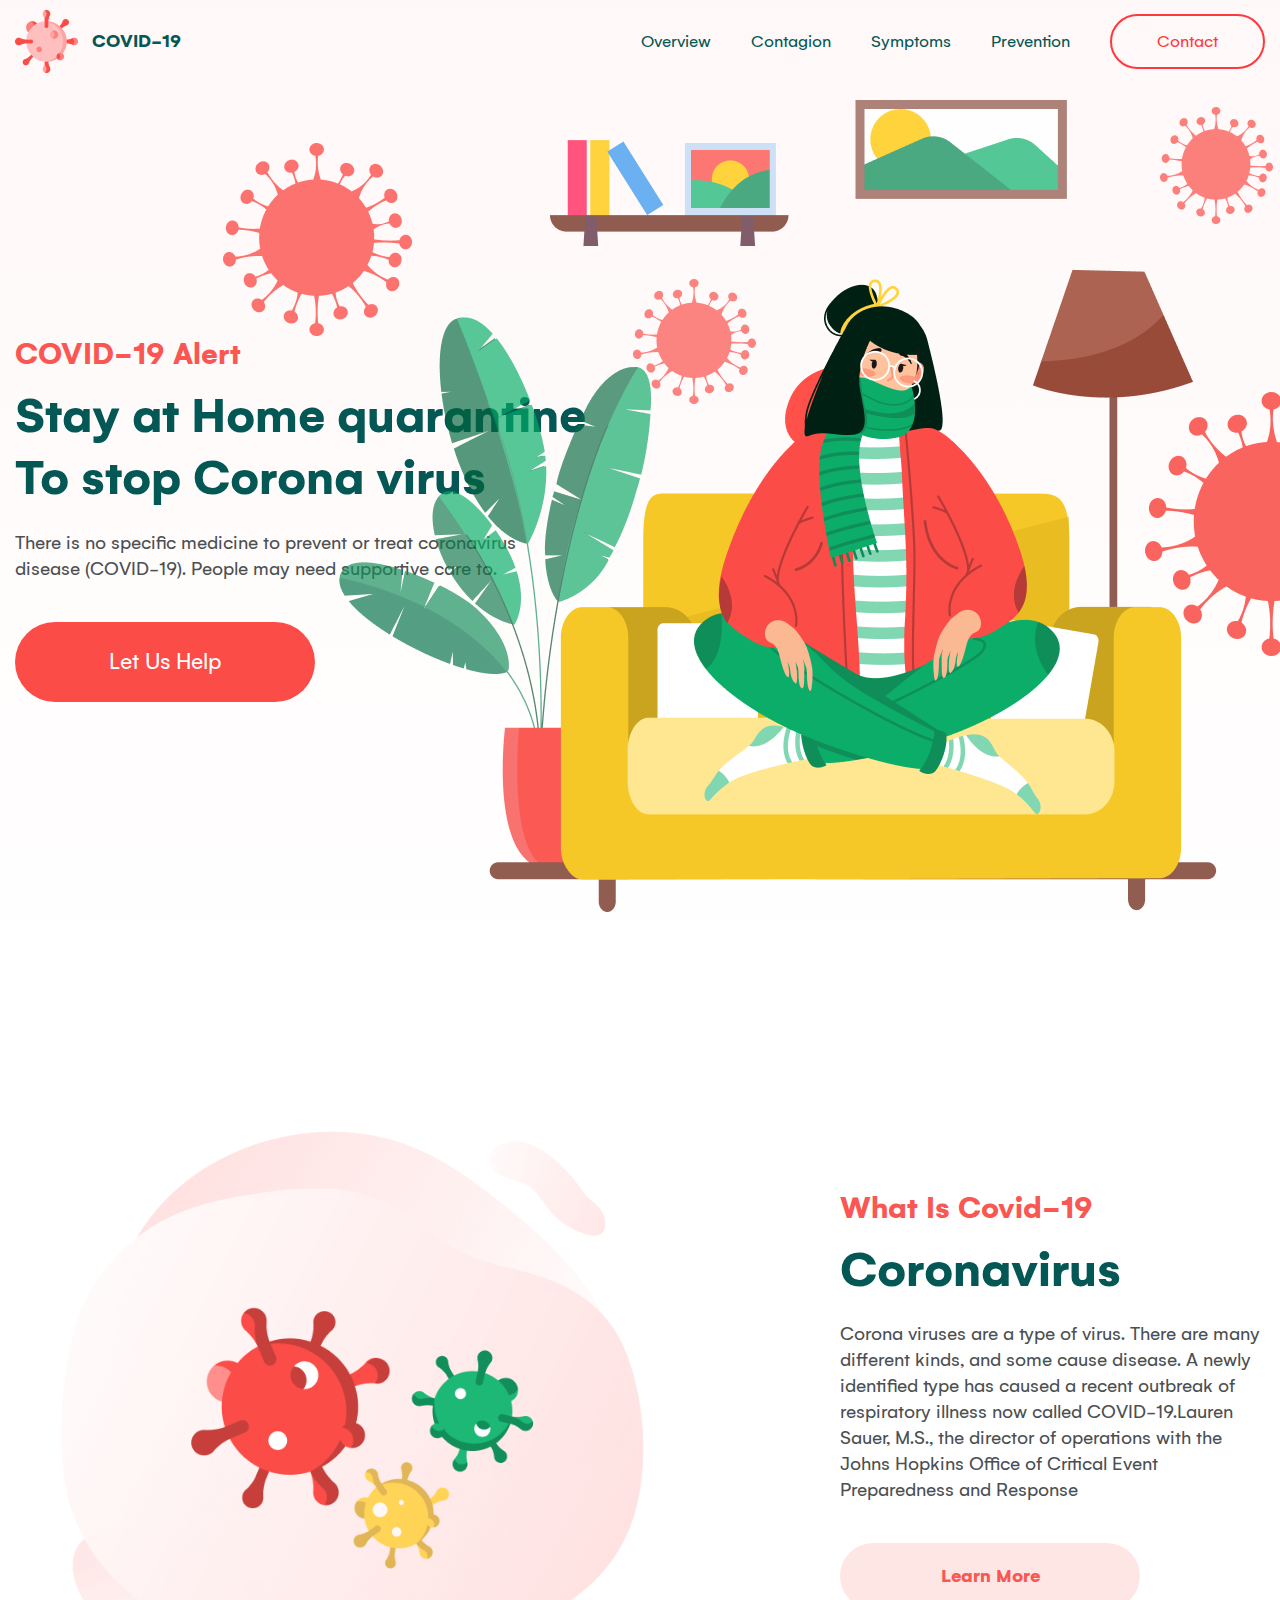
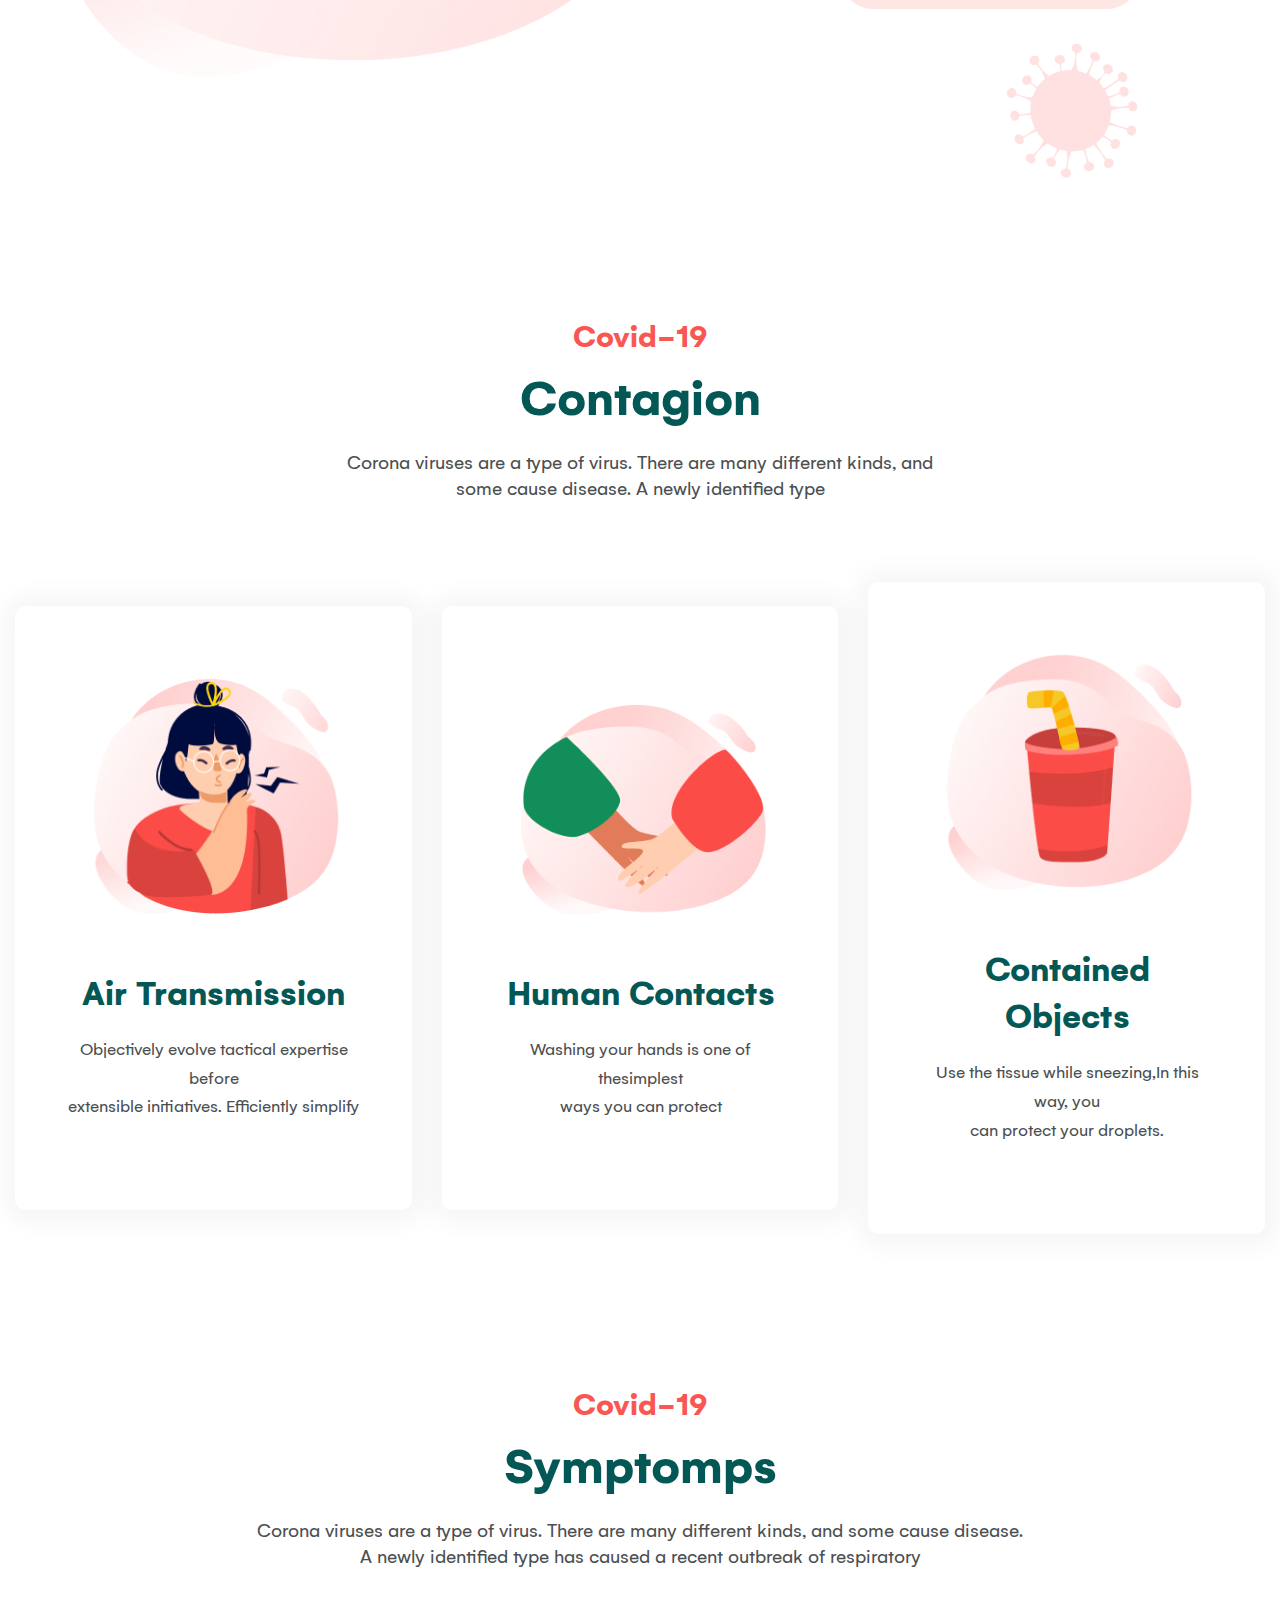
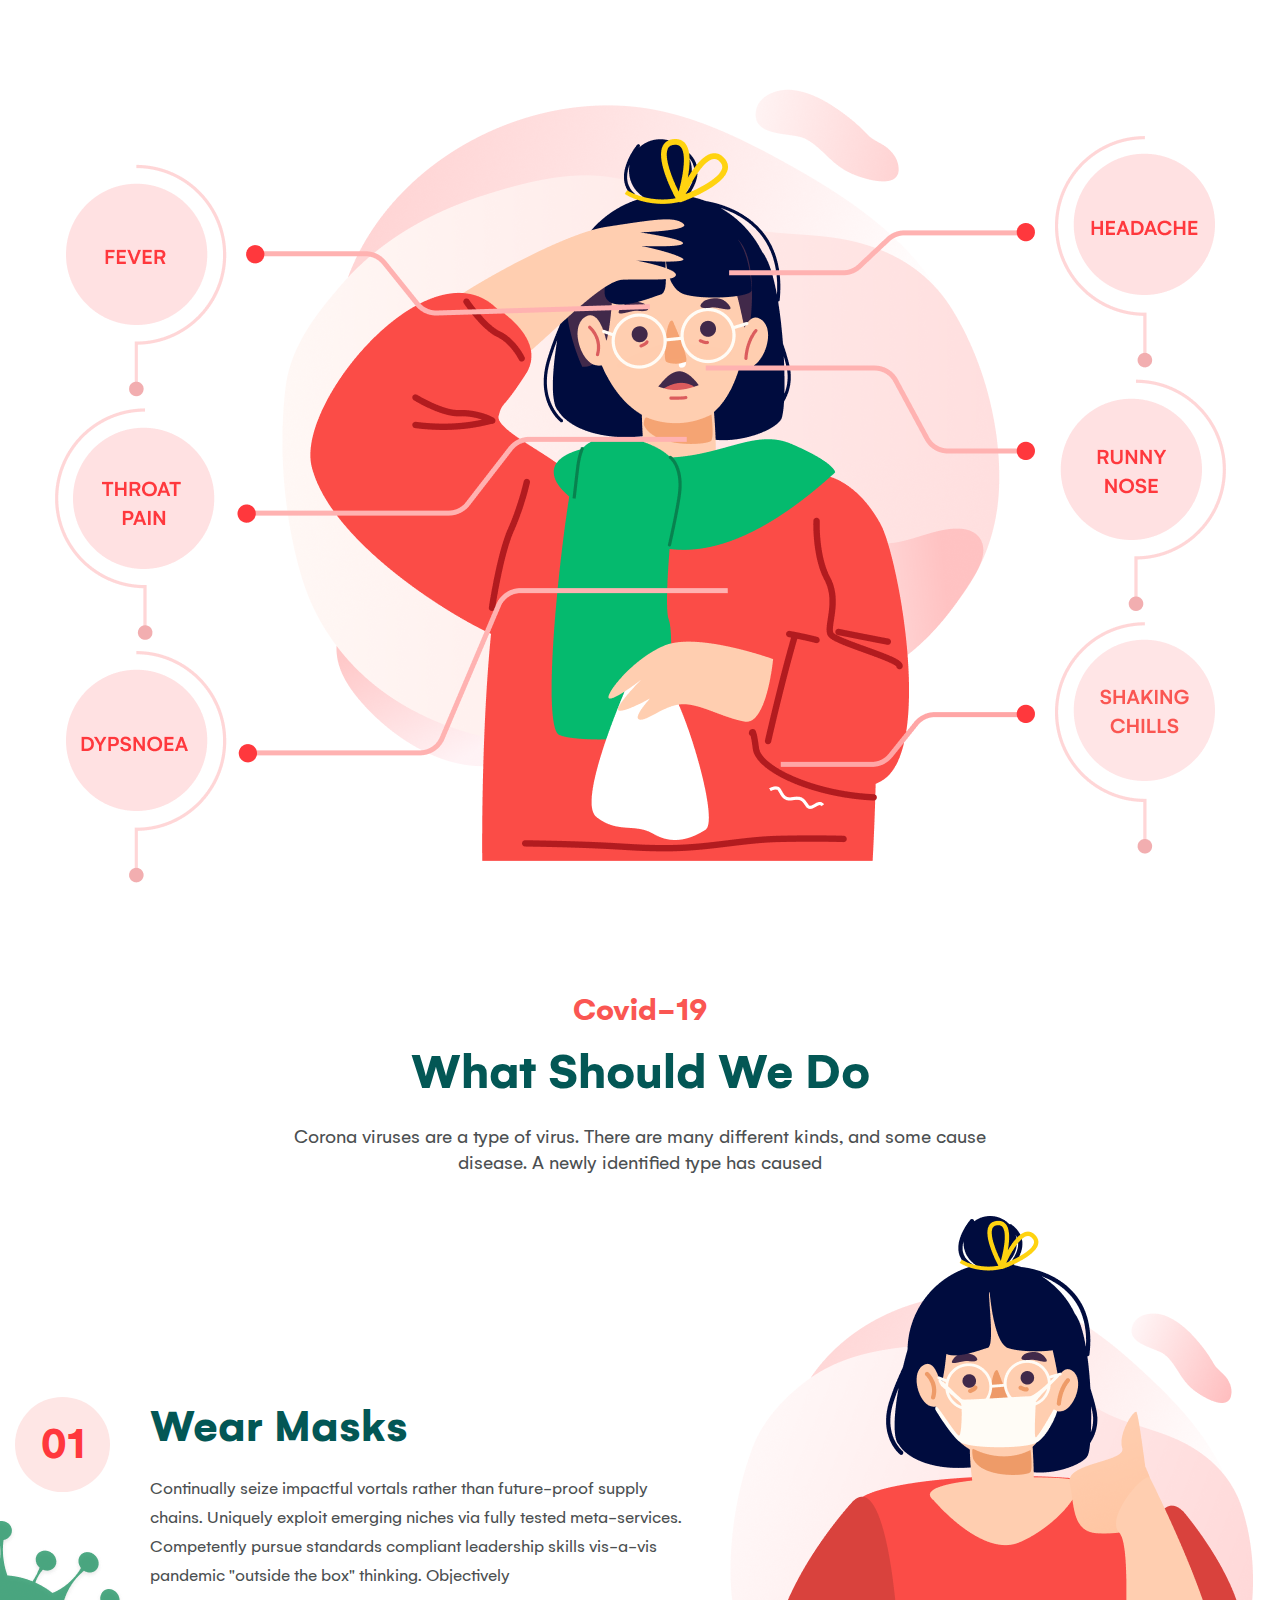
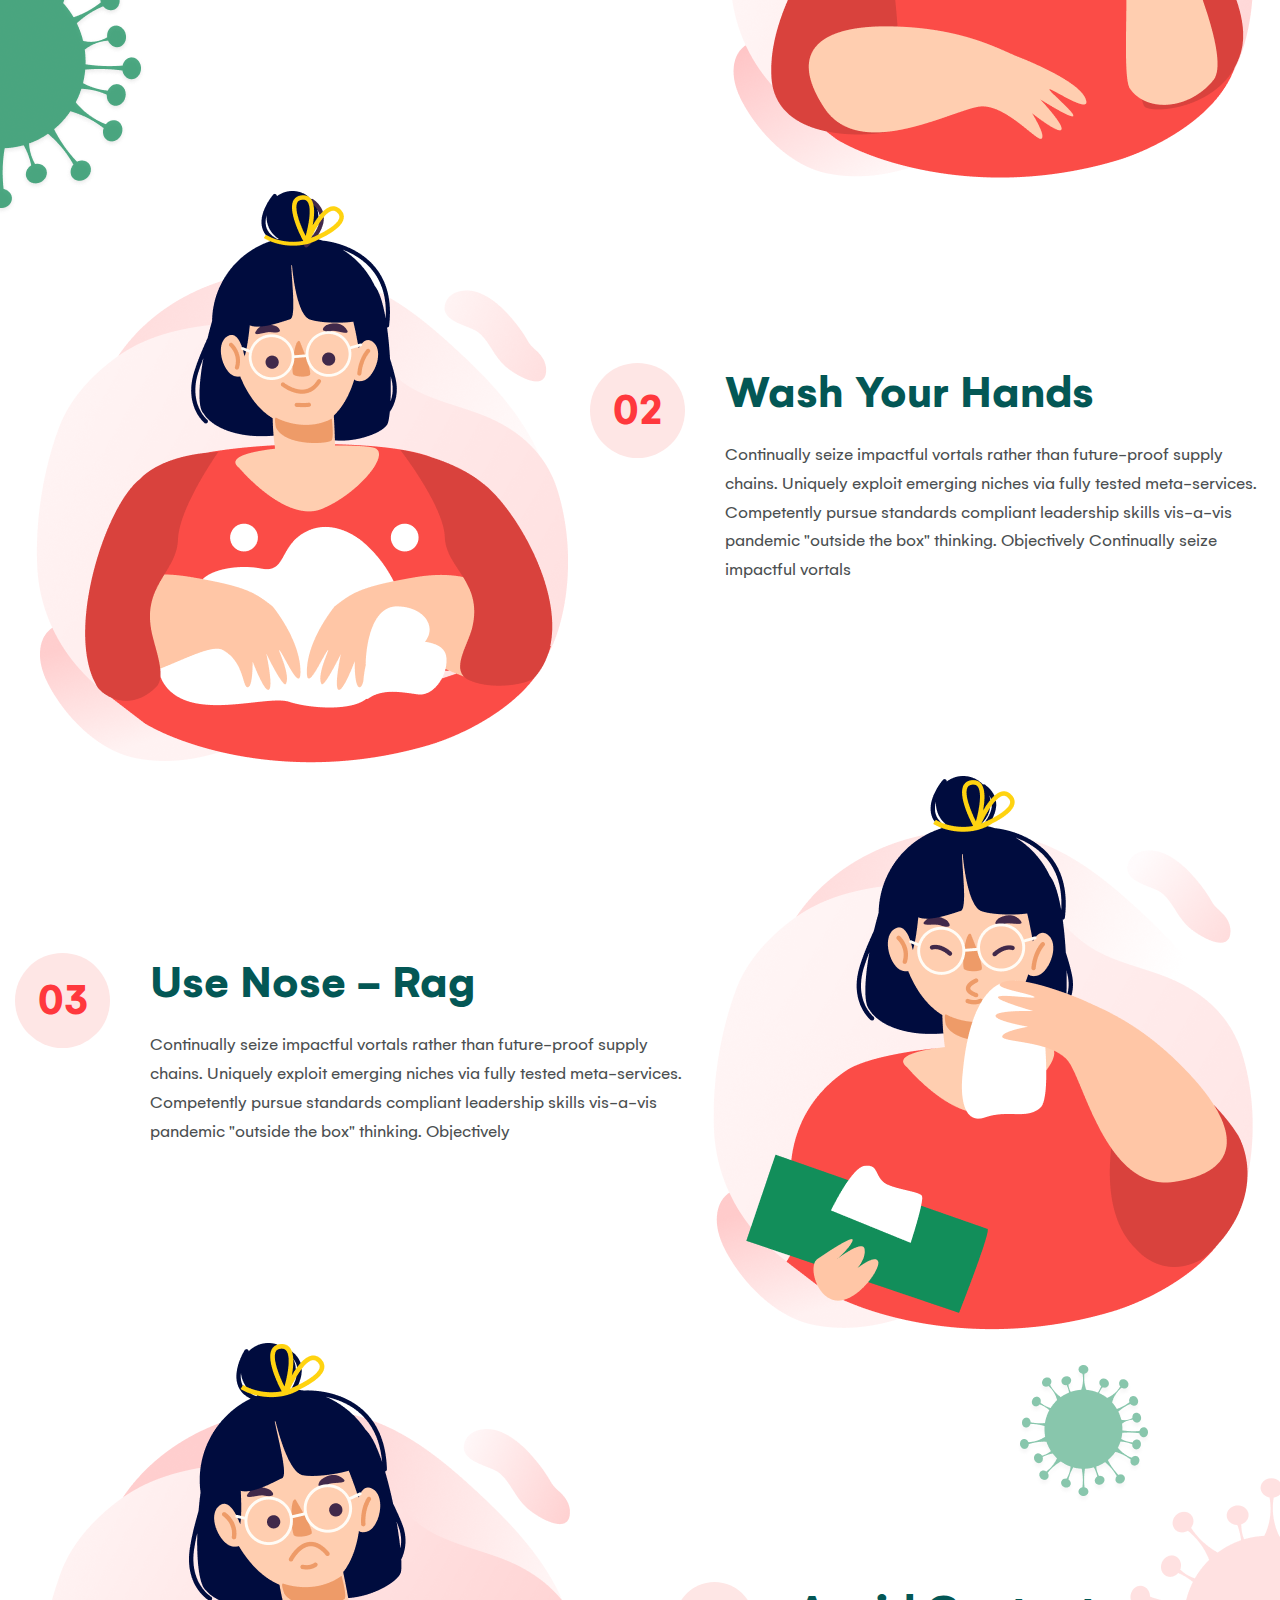
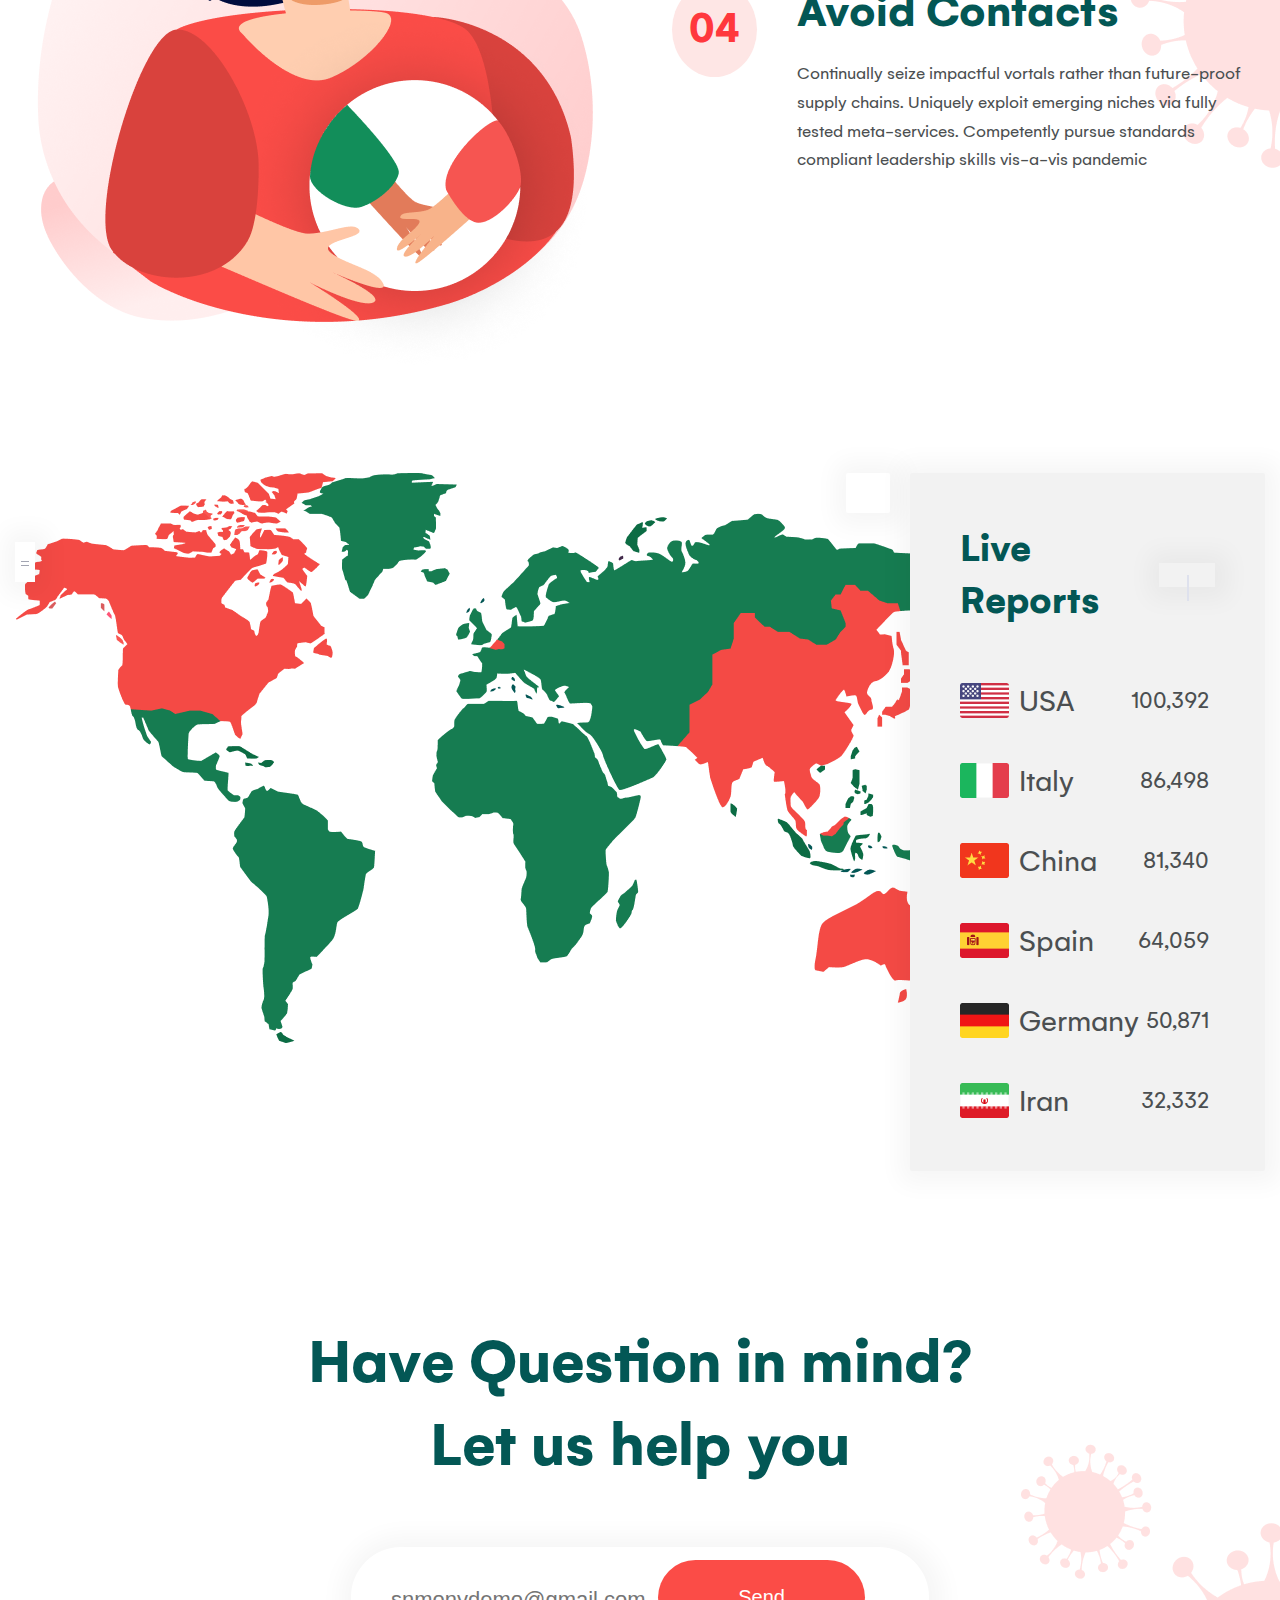
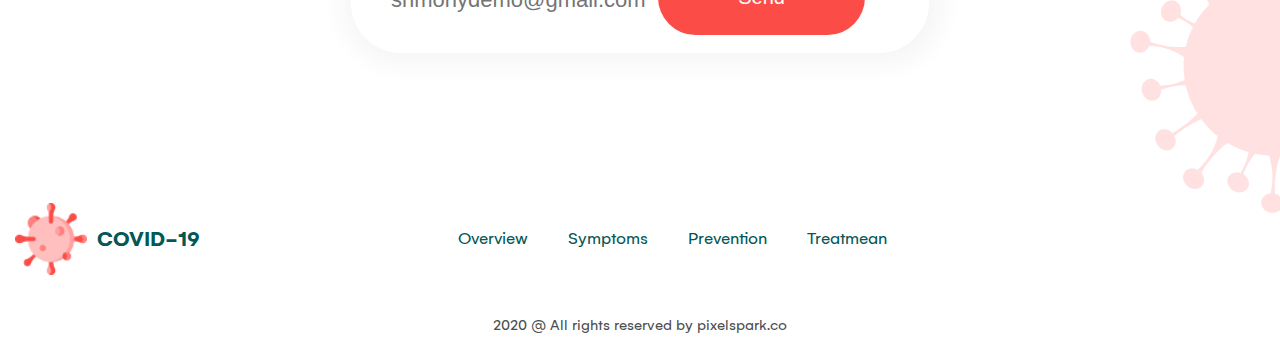
<file: index.html>
<!DOCTYPE html>
<html lang="en">
  <head>
    <meta charset="UTF-8" />
    <meta http-equiv="X-UA-Compatible" content="IE=edge" />
    <meta name="viewport" content="width=device-width, initial-scale=1.0" />
    <link
      rel="stylesheet"
      href="https://cdnjs.cloudflare.com/ajax/libs/font-awesome/6.0.0-beta2/css/all.min.css"
      integrity="sha512-YWzhKL2whUzgiheMoBFwW8CKV4qpHQAEuvilg9FAn5VJUDwKZZxkJNuGM4XkWuk94WCrrwslk8yWNGmY1EduTA=="
      crossorigin="anonymous"
      referrerpolicy="no-referrer"
    />
    <link rel="stylesheet" href="./assets/css/main.css" />
    <title>Covid-19</title>
  </head>
  <body>
    <div class="wrapper">
      <!-- header -->
      <header class="header">
        <div class="container">
          <div class="navbar">
            <a href="index.html" class="header-logo__link"
              ><img
                src="./assets/img/Logo.png"
                alt=""
                class="header-logo__img"
              />
              <p class="header-logo__text">COVID-19</p>
            </a>
            <!-- menu mobile -->
            <i class="fas fa-bars icon-mobile-menu"></i>
            <div class="mobile-menu hide">
              <div class="close-block">
                <i class="far fa-times-circle icon-close-menu"></i>
              </div>

              <ul class="mobile-menu-list">
                <li class="menu-mobile-item">
                  <a href="#overview" class="menu-mobile-item-link">Overview</a>
                </li>
                <li class="menu-mobile-item">
                  <a href="#contagion" class="menu-mobile-item-link"
                    >Contagion</a
                  >
                </li>
                <li class="menu-mobile-item">
                  <a href="#symptom" class="menu-mobile-item-link">Symptomps</a>
                </li>
                <li class="menu-mobile-item">
                  <a href="#what" class="menu-mobile-item-link">Prevention</a>
                </li>
                <li class="menu-mobile-item">
                  <a href="#subscribe" class="menu-mobile-item-link"
                    >Contact Now</a
                  >
                </li>
              </ul>
            </div>
            <ul class="navbar-list">
              <li class="navbar-list-item">
                <a href="#overview" class="navbar-list-item__link">Overview</a>
              </li>
              <li class="navbar-list-item">
                <a href="#contagion" class="navbar-list-item__link"
                  >Contagion</a
                >
              </li>
              <li class="navbar-list-item">
                <a href="#symptom" class="navbar-list-item__link">Symptoms</a>
              </li>
              <li class="navbar-list-item">
                <a href="#what" class="navbar-list-item__link">Prevention</a>
              </li>
              <li class="navbar-list-item">
                <a href="#subscribe" class="navbar-list-item__button"
                  >Contact</a
                >
              </li>
            </ul>
          </div>
          <div class="header-content">
            <div class="box-content pad-top-header">
              <h6 class="title">COVID-19 Alert</h6>
              <h4 class="title-text">
                <span>Stay at Home quarantine</span> To stop Corona virus
              </h4>
              <p class="box-content__text">
                <span
                  >There is no specific medicine to prevent or treat coronavirus
                </span>
                disease (COVID-19). People may need supportive care to.
              </p>
              <a href="#" class="btn btn-red">Let Us Help</a>
            </div>
            <div class="header-content__img">
              <img
                src="./assets/img/Illustration_01.png"
                alt=""
                class="header-content__girl"
              />
            </div>
          </div>
        </div>
      </header>
      <!-- about us -->
      <div class="container">
        <section class="about" id="overview">
          <img src="./assets/img/about_vr.png" alt="" class="about-img" />
          <div class="box-content box-position">
            <h6 class="title">What Is Covid-19</h6>
            <h4 class="title-text">Coronavirus</h4>
            <p class="box-content__text">
              Corona viruses are a type of virus. There are many different
              kinds, and some cause disease. A newly identified type has caused
              a recent outbreak of respiratory illness now called
              COVID-19.Lauren Sauer, M.S., the director of operations with the
              Johns Hopkins Office of Critical Event Preparedness and Response
            </p>
            <a href="#" class="btn btn-pink">Learn More</a>
            <img
              src="./assets/img/virus-pink-sml.png"
              alt=""
              class="virus-pink"
            />
          </div>
        </section>
        <!-- contagion -->
        <section class="contagion" id="contagion">
          <div class="box-content text-center">
            <h6 class="title">Covid-19</h6>
            <h4 class="title-text">Contagion</h4>
            <p class="box-content__text">
              <span
                >Corona viruses are a type of virus. There are many different
                kinds, and</span
              >
              some cause disease. A newly identified type
            </p>
          </div>
          <div class="contagion-box">
            <div class="contagion-item">
              <img
                src="./assets/img/hatxi.png"
                alt=""
                class="contagion-item__img"
              />
              <h4 class="contagion-item__title">Air Transmission</h4>
              <p class="contagion-item__text">
                <span> Objectively evolve tactical expertise before</span>
                extensible initiatives. Efficiently simplify
              </p>
            </div>
            <div class="contagion-item">
              <img
                src="./assets/img/hand2.png"
                alt=""
                class="contagion-item__img"
              />
              <h4 class="contagion-item__title">Human Contacts</h4>
              <p class="contagion-item__text">
                <span> Washing your hands is one of thesimplest</span> ways you
                can protect
              </p>
            </div>
            <div class="contagion-item">
              <img
                src="./assets/img/ly.png"
                alt=""
                class="contagion-item__img"
              />
              <h4 class="contagion-item__title">Contained Objects</h4>
              <p class="contagion-item__text">
                <span> Use the tissue while sneezing,In this way, you </span>can
                protect your droplets.
              </p>
            </div>
          </div>
        </section>
        <!-- symptomps -->
        <section class="symptomp" id="symptom">
          <div class="box-content text-center">
            <h6 class="title">Covid-19</h6>
            <h4 class="title-text">Symptomps</h4>
            <p class="box-content__text">
              <span
                >Corona viruses are a type of virus. There are many different
                kinds, and some cause disease.
              </span>
              A newly identified type has caused a recent outbreak of
              respiratory
            </p>
          </div>
          <img src="./assets/img/sot.png" alt="" class="symptomp-img" />
        </section>
      </div>
      <!-- what should we do -->
      <div class="mask-content">
        <div class="container" id="what">
          <section class="mask">
            <div class="box-content text-center">
              <h6 class="title">Covid-19</h6>
              <h4 class="title-text">What Should We Do</h4>
              <p class="box-content__text">
                <span
                  >Corona viruses are a type of virus. There are many different
                  kinds, and some cause
                </span>
                disease. A newly identified type has caused
              </p>
            </div>
            <div class="mask-item">
              <div class="mask-item-box">
                <div class="mask-number">01</div>
                <div class="mask-item-box-content">
                  <h4 class="mask-item-box__title">Wear Masks</h4>
                  <p class="mask-item-box__text">
                    Continually seize impactful vortals rather than future-proof
                    supply chains. Uniquely exploit emerging niches via fully
                    tested meta-services. Competently pursue standards compliant
                    leadership skills vis-a-vis pandemic "outside the box"
                    thinking. Objectively
                  </p>
                </div>
              </div>
              <img
                src="./assets/img/Mask girl.png"
                alt=""
                class="mask-item__img"
              />
            </div>
            <div class="mask-item">
              <img
                src="./assets/img/Mask girl2.png"
                alt=""
                class="mask-item__img"
              />
              <div class="mask-item-box">
                <div class="mask-number">02</div>
                <div class="mask-item-box-content">
                  <h4 class="mask-item-box__title">Wash Your Hands</h4>
                  <p class="mask-item-box__text">
                    Continually seize impactful vortals rather than future-proof
                    supply chains. Uniquely exploit emerging niches via fully
                    tested meta-services. Competently pursue standards compliant
                    leadership skills vis-a-vis pandemic "outside the box"
                    thinking. Objectively Continually seize impactful vortals
                  </p>
                </div>
              </div>
            </div>
            <div class="mask-item">
              <div class="mask-item-box">
                <div class="mask-number">03</div>
                <div class="mask-item-box-content">
                  <h4 class="mask-item-box__title">Use Nose - Rag</h4>
                  <p class="mask-item-box__text">
                    Continually seize impactful vortals rather than future-proof
                    supply chains. Uniquely exploit emerging niches via fully
                    tested meta-services. Competently pursue standards compliant
                    leadership skills vis-a-vis pandemic "outside the box"
                    thinking. Objectively
                  </p>
                </div>
              </div>
              <img
                src="./assets/img/Mask girl3.png"
                alt=""
                class="mask-item__img"
              />
            </div>
            <div class="mask-item">
              <img
                src="./assets/img/Mask girl4.png"
                alt=""
                class="mask-item__img"
              />
              <div class="mask-item-box">
                <div class="mask-number">04</div>
                <div class="mask-item-box-content">
                  <h4 class="mask-item-box__title">Avoid Contacts</h4>
                  <p class="mask-item-box__text">
                    Continually seize impactful vortals rather than future-proof
                    supply chains. Uniquely exploit emerging niches via fully
                    tested meta-services. Competently pursue standards compliant
                    leadership skills vis-a-vis pandemic
                  </p>
                </div>
              </div>
            </div>
          </section>
        </div>
        <img src="./assets/img/green-vr.png" alt="" class="virus-green" />
        <img
          src="./assets/img/green-vr-sml.png"
          alt=""
          class="virus-green-sml"
        />
        <img src="./assets/img/virus-pink.png" alt="" class="virus-pink-mask" />
      </div>
      <div class="container">
        <!-- map -->
        <section class="map">
          <div class="map-box">
            <img src="./assets/img/Map.png" alt="" class="map-img" />
            <i class="fas fa-search map-box-icon-search"></i>
            <div class="map-box-zoom">
              <i class="fas fa-plus icon-zoom-map"></i>
              <i class="fas fa-minus icon-zoom-out"></i>
              <i class="fas fa-caret-up icon-up-map"></i>
              <i class="fas fa-caret-down icon-down-map"></i>
            </div>
          </div>
          <div class="map-report">
            <p class="map-report-title">
              Live Reports
              <span
                ><i class="fas fa-chevron-left icon-left-report"></i>
                <i class="fas fa-chevron-right icon-right-report"></i
              ></span>
            </p>
            <div class="box-country">
              <span class="country-info">
                <img src="./assets/img/usa.png" alt="" class="country-img" />
                USA
              </span>
              <span class="number-count">
                100,392
                <i class="fas fa-caret-up icon-up-report"></i>
              </span>
            </div>
            <div class="box-country">
              <span class="country-info">
                <img src="./assets/img/italy.png" alt="" class="country-img" />
                Italy
              </span>
              <span class="number-count">
                86,498
                <i class="fas fa-caret-up icon-up-report"></i>
              </span>
            </div>
            <div class="box-country">
              <span class="country-info">
                <img src="./assets/img/china.png" alt="" class="country-img" />
                China
              </span>
              <span class="number-count">
                81,340
                <i class="fas fa-caret-down icon-down-report"></i>
              </span>
            </div>
            <div class="box-country">
              <span class="country-info">
                <img src="./assets/img/spain.png" alt="" class="country-img" />
                Spain
              </span>
              <span class="number-count">
                64,059
                <i class="fas fa-caret-up icon-up-report"></i>
              </span>
            </div>
            <div class="box-country">
              <span class="country-info">
                <img
                  src="./assets/img/germany.png"
                  alt=""
                  class="country-img"
                />
                Germany
              </span>
              <span class="number-count">
                50,871
                <i class="fas fa-caret-up icon-up-report"></i>
              </span>
            </div>
            <div class="box-country">
              <span class="country-info">
                <img src="./assets/img/iran.png" alt="" class="country-img" />
                Iran
              </span>
              <span class="number-count">
                32,332
                <i class="fas fa-caret-up icon-up-report"></i>
              </span>
            </div>
          </div>
        </section>
      </div>
      <!-- subcribe -->
      <div class="subscribe-content">
        <div class="container">
          <section class="subscribe" id="subscribe">
            <h1 class="subscribe-title">
              Have Question in mind? <span>Let us help you</span>
            </h1>
            <div class="input-box">
              <form action="post" class="form">
                <input
                  type="email"
                  class="subscribe-input"
                  placeholder="snmonydemo@gmail.com"
                  required
                  style="color: #758681"
                />
                <input type="submit" value="Send" class="btn-submit" />
              </form>
            </div>
          </section>
          <footer class="footer">
            <div class="footer-logo">
              <img src="./assets/img/Logo.png" alt="" class="footer-img" />
              <span class="footer-img__text">COVID-19</span>
            </div>
            <ul class="navbar-list ml-none">
              <li class="navbar-list-item">
                <a href="" class="navbar-list-item__link">Overview</a>
              </li>
              <li class="navbar-list-item">
                <a href="" class="navbar-list-item__link">Symptoms</a>
              </li>
              <li class="navbar-list-item">
                <a href="" class="navbar-list-item__link">Prevention</a>
              </li>
              <li class="navbar-list-item">
                <a href="" class="navbar-list-item__link">Treatmean</a>
              </li>
            </ul>
            <div class="footer-box-icon">
              <a href="#" class="link-social">
                <i class="fab fa-facebook-f icon-fb"></i>
              </a>
              <a href="#" class="link-social">
                <i class="fab fa-youtube icon-youtube"></i>
              </a>
              <a href="#" class="link-social">
                <i class="fab fa-vimeo-v icon-vimeo"></i>
              </a>
              <a href="#" class="link-social">
                <i class="fab fa-twitter icon-twitter"></i>
              </a>
            </div>
          </footer>
          <p class="footer-copyright text-center">
            2020 @ All rights reserved by pixelspark.co
          </p>
        </div>
        <img src="./assets/img/virus-pink.png" alt="" class="vr-subcribe" />
        <img
          src="./assets/img/virus-pink-sml.png"
          alt=""
          class="vr-subcribe-sml"
        />
      </div>
    </div>
    <script src="./assets/js/app.js"></script>
  </body>
</html>
</file>
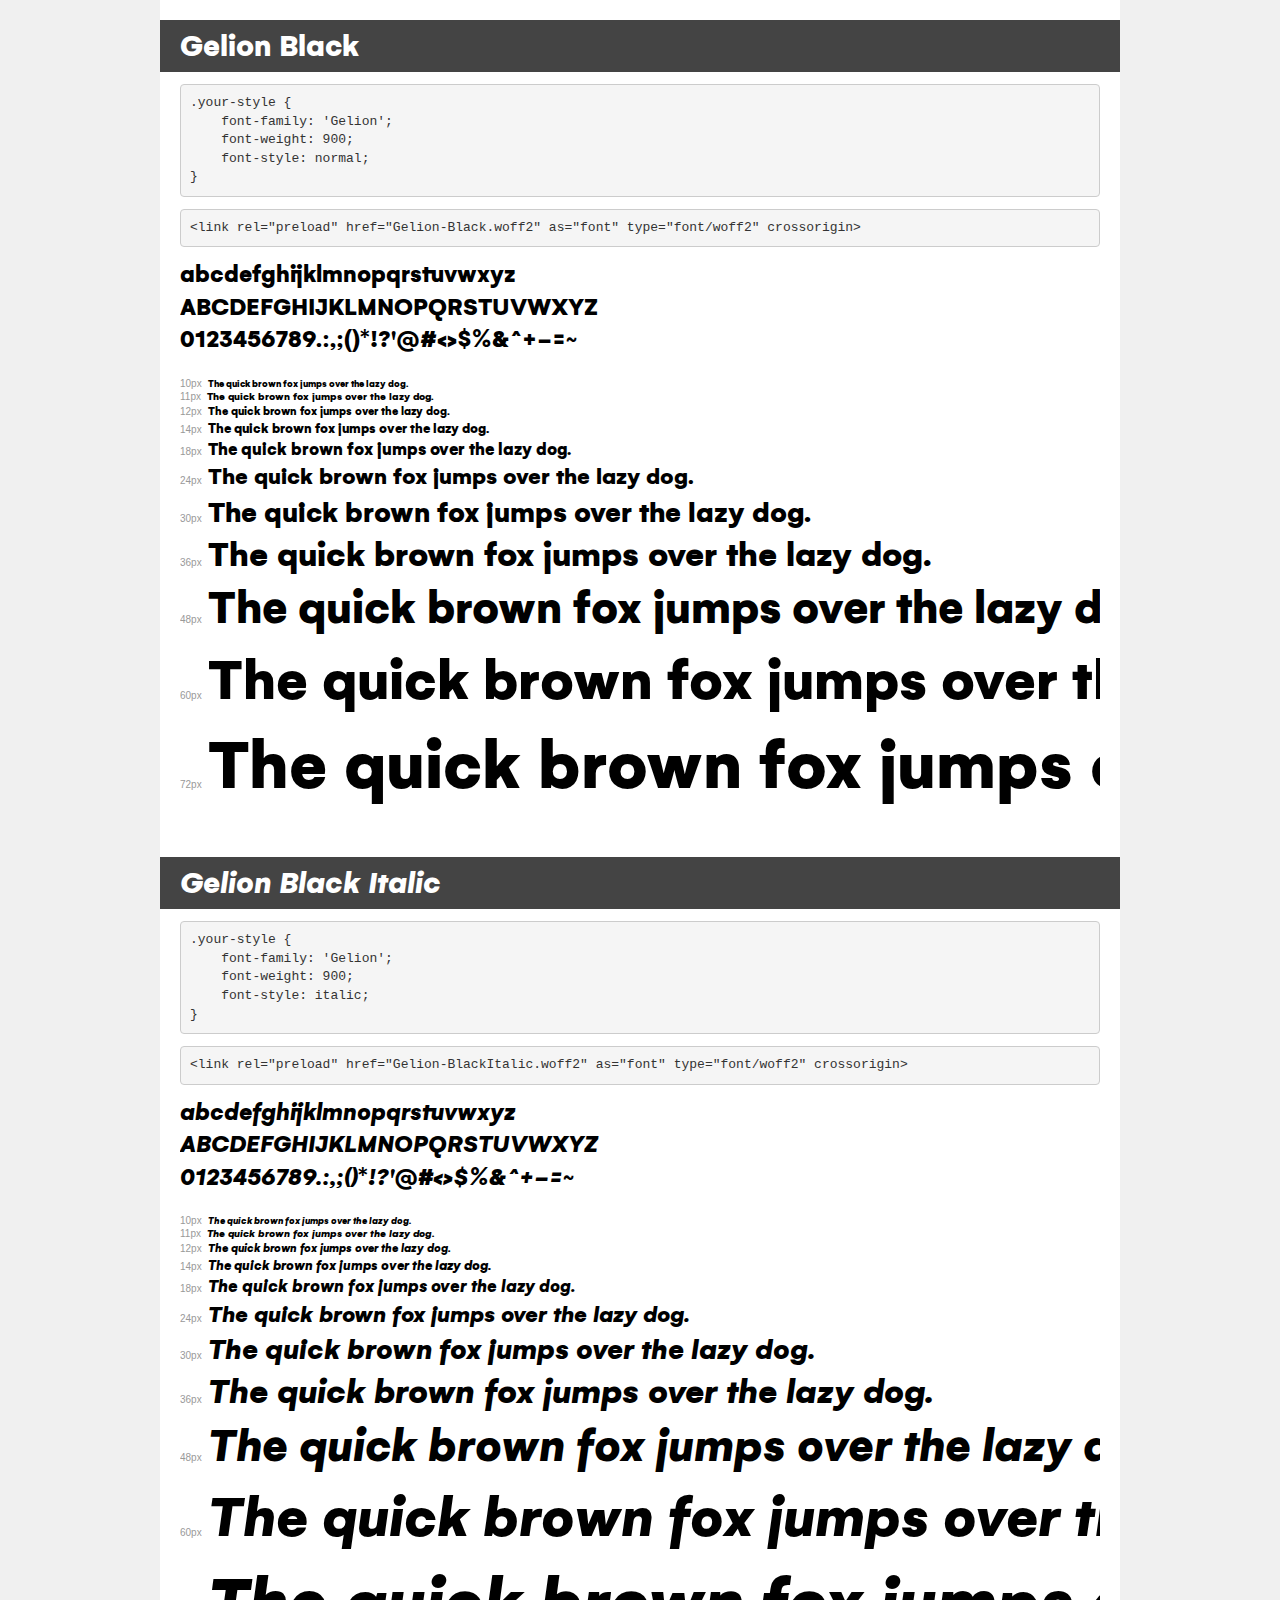
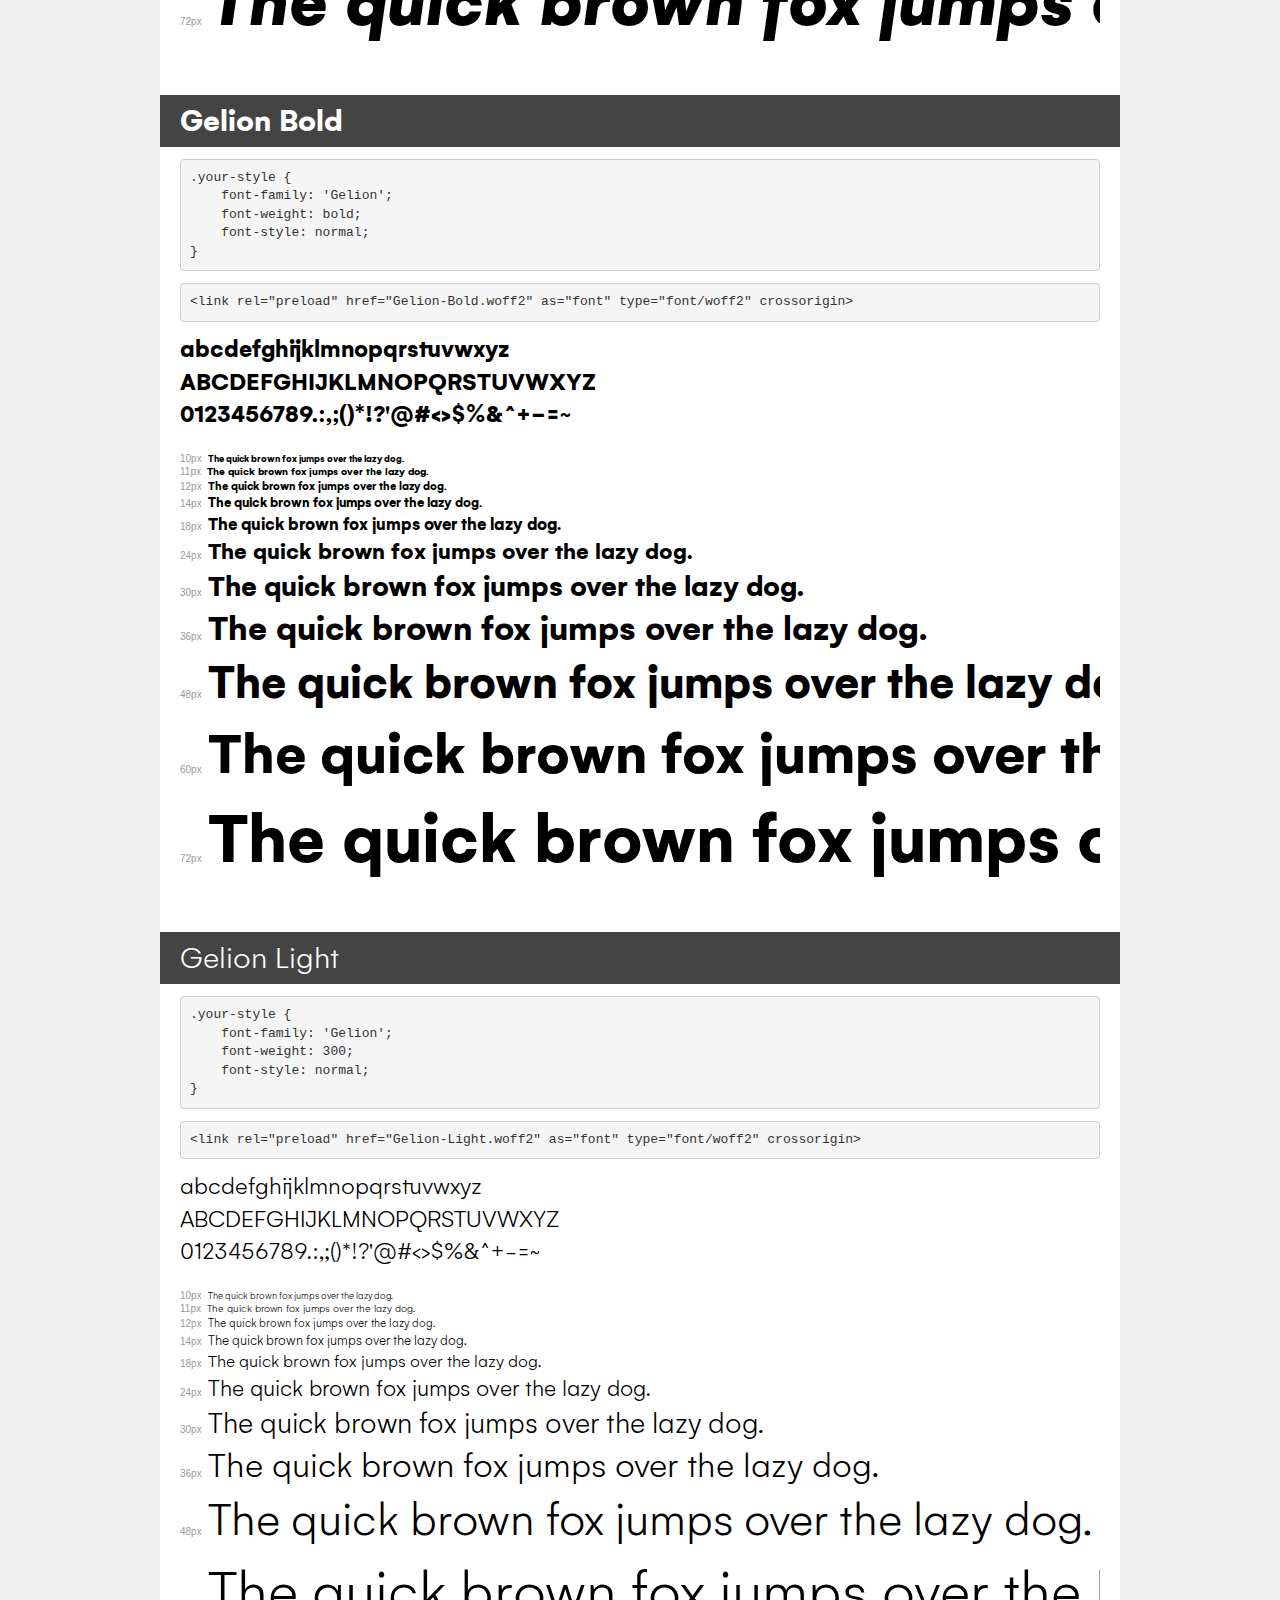
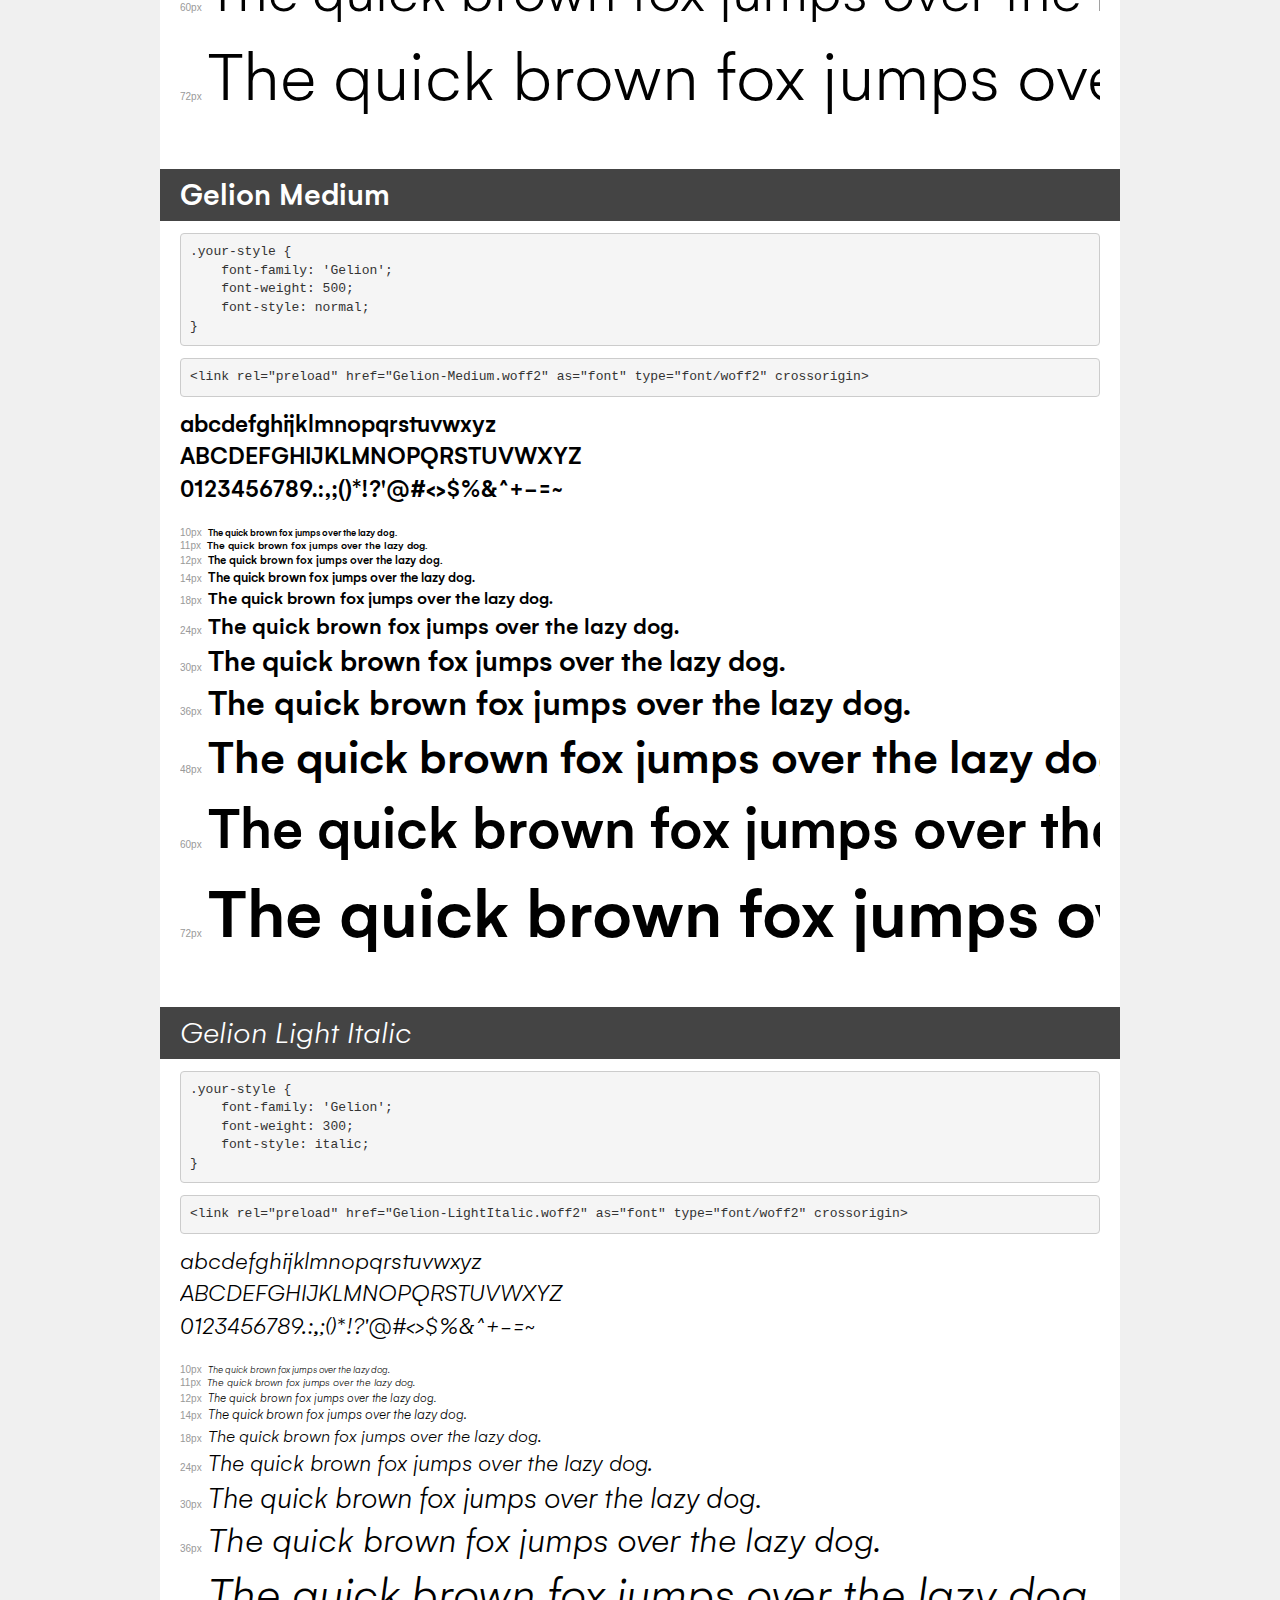
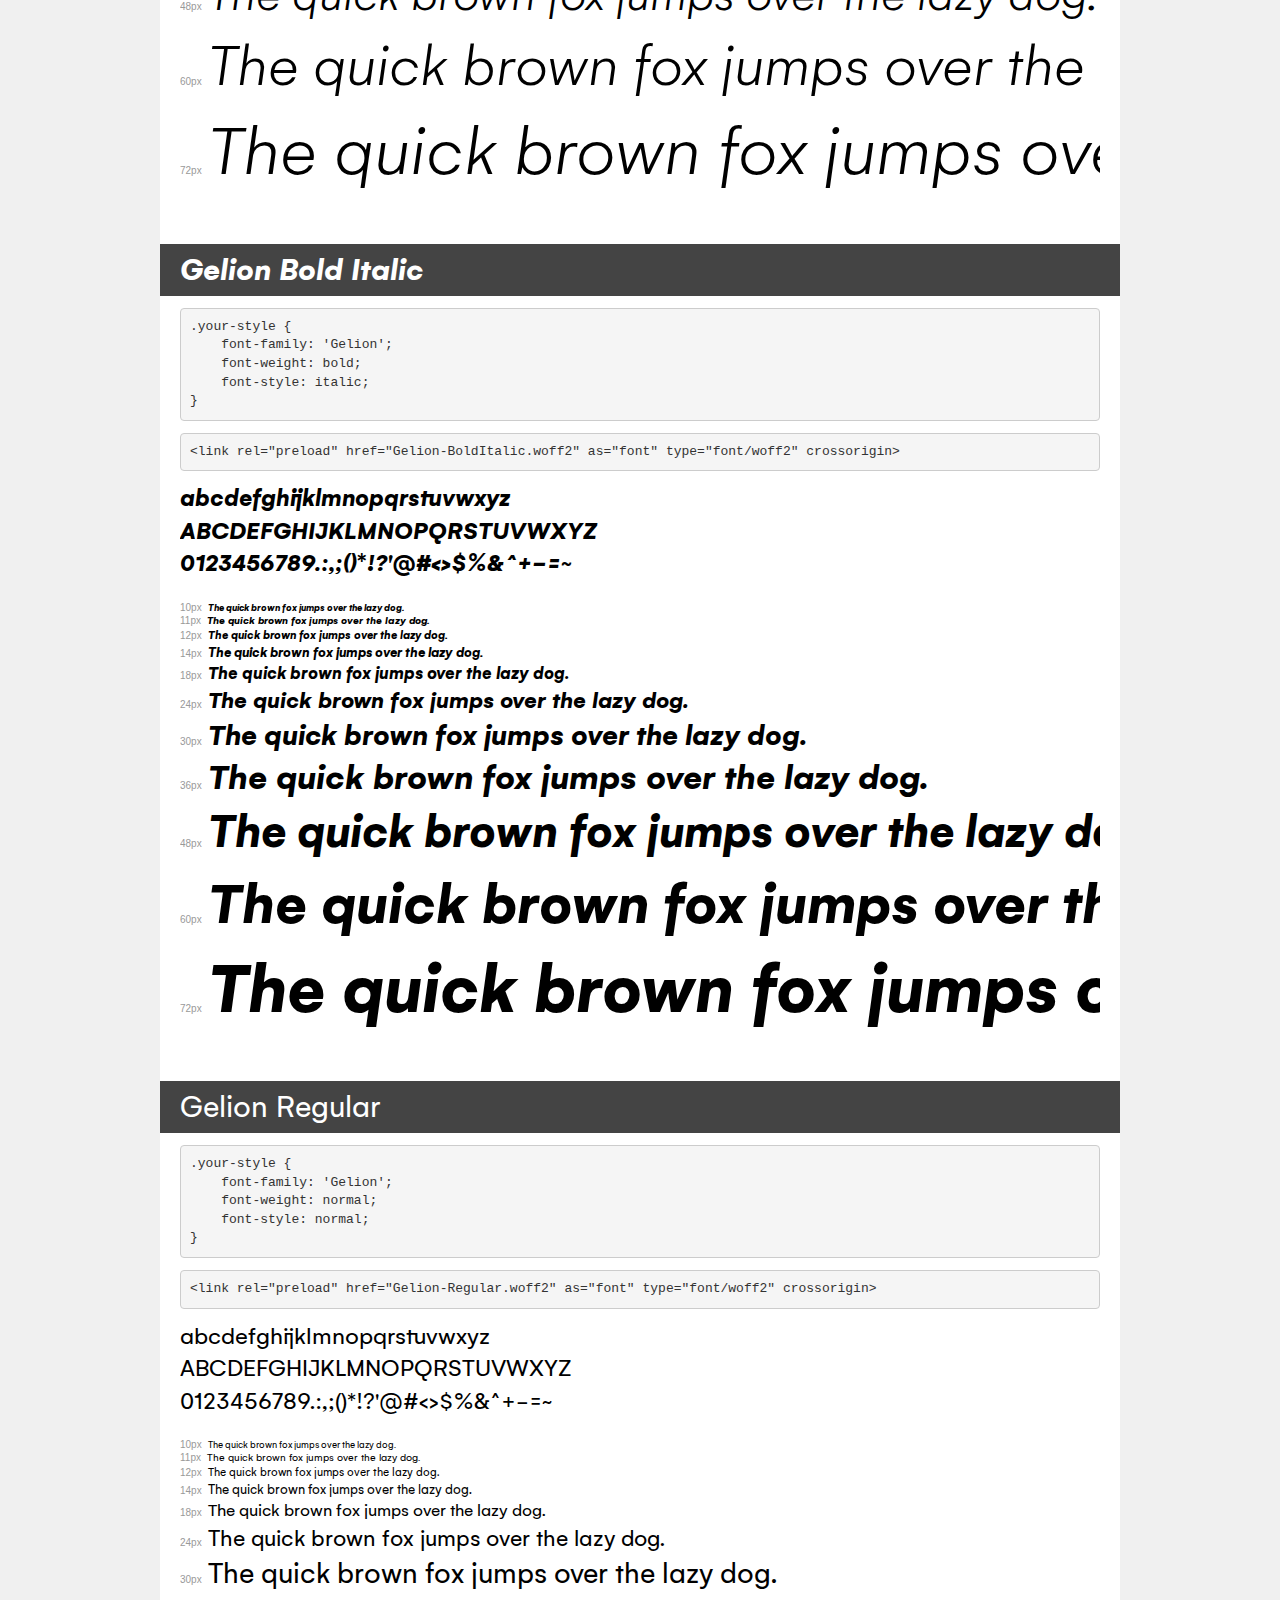
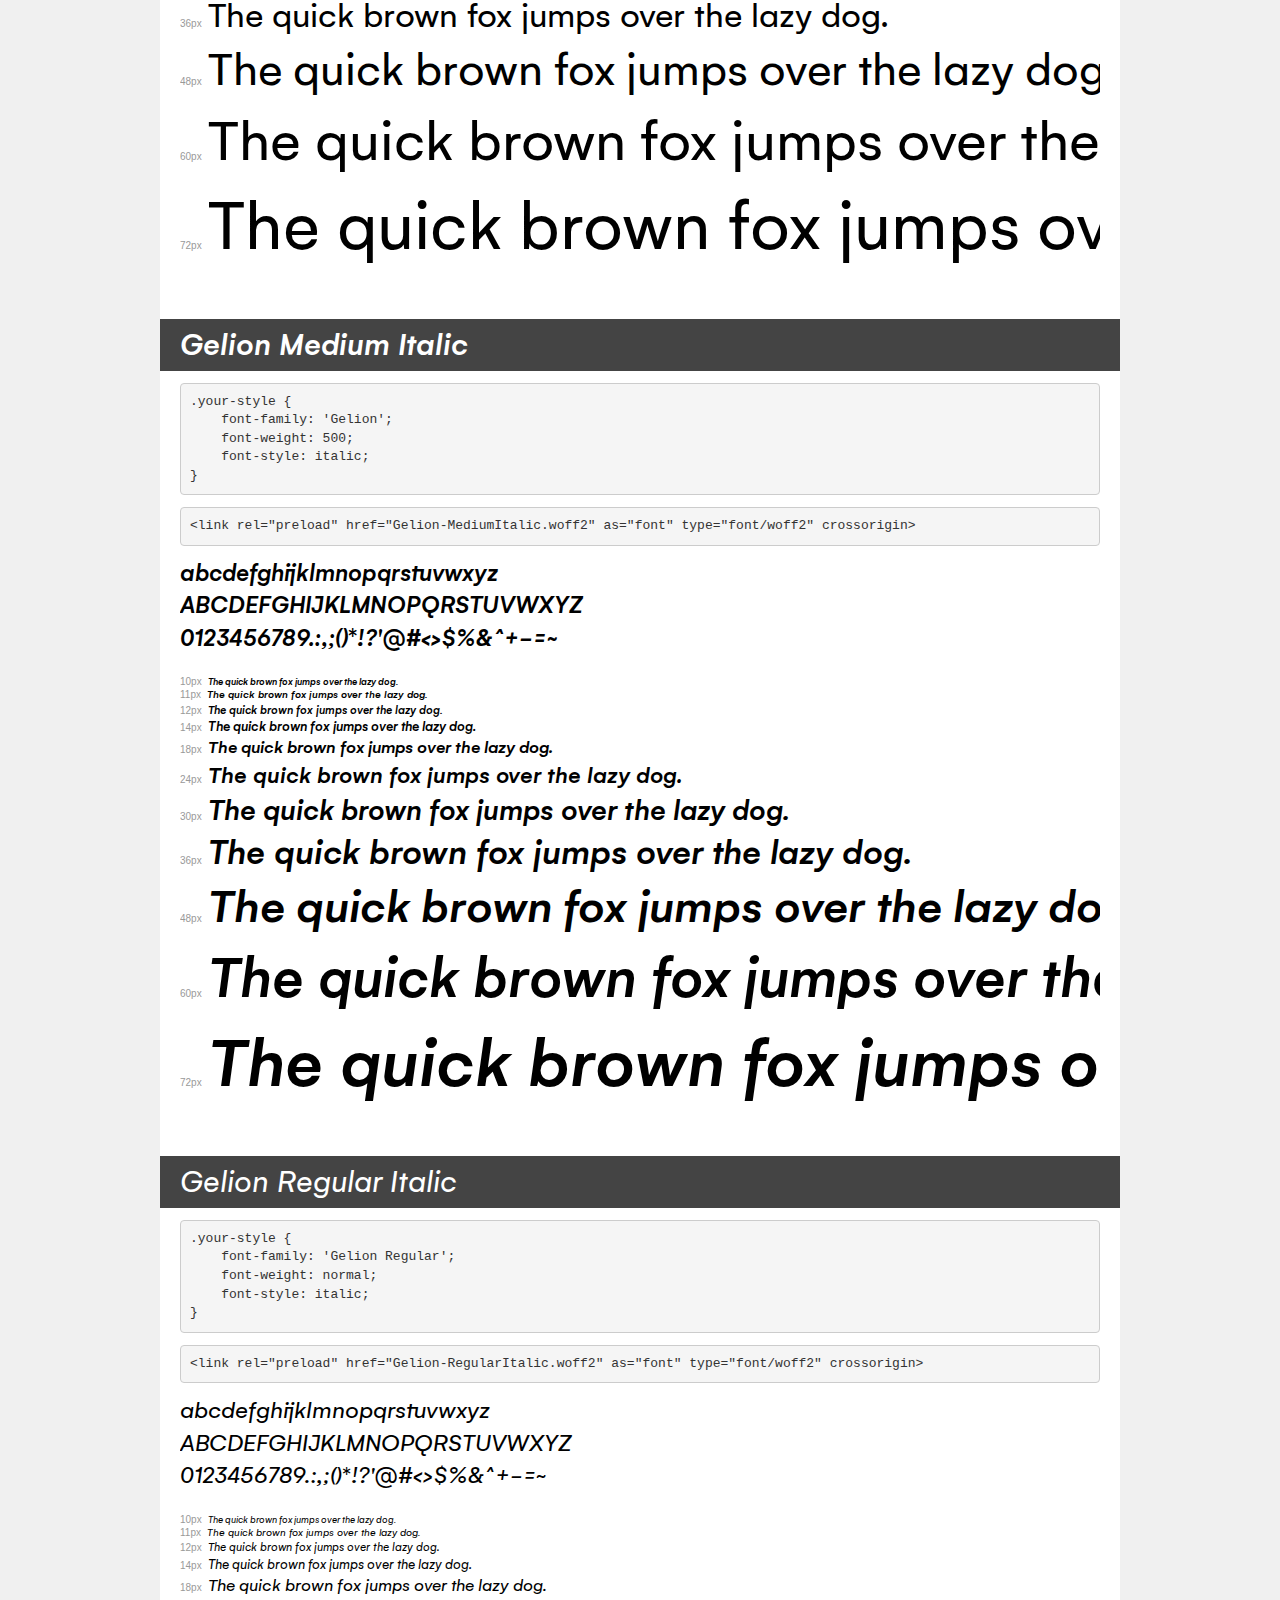
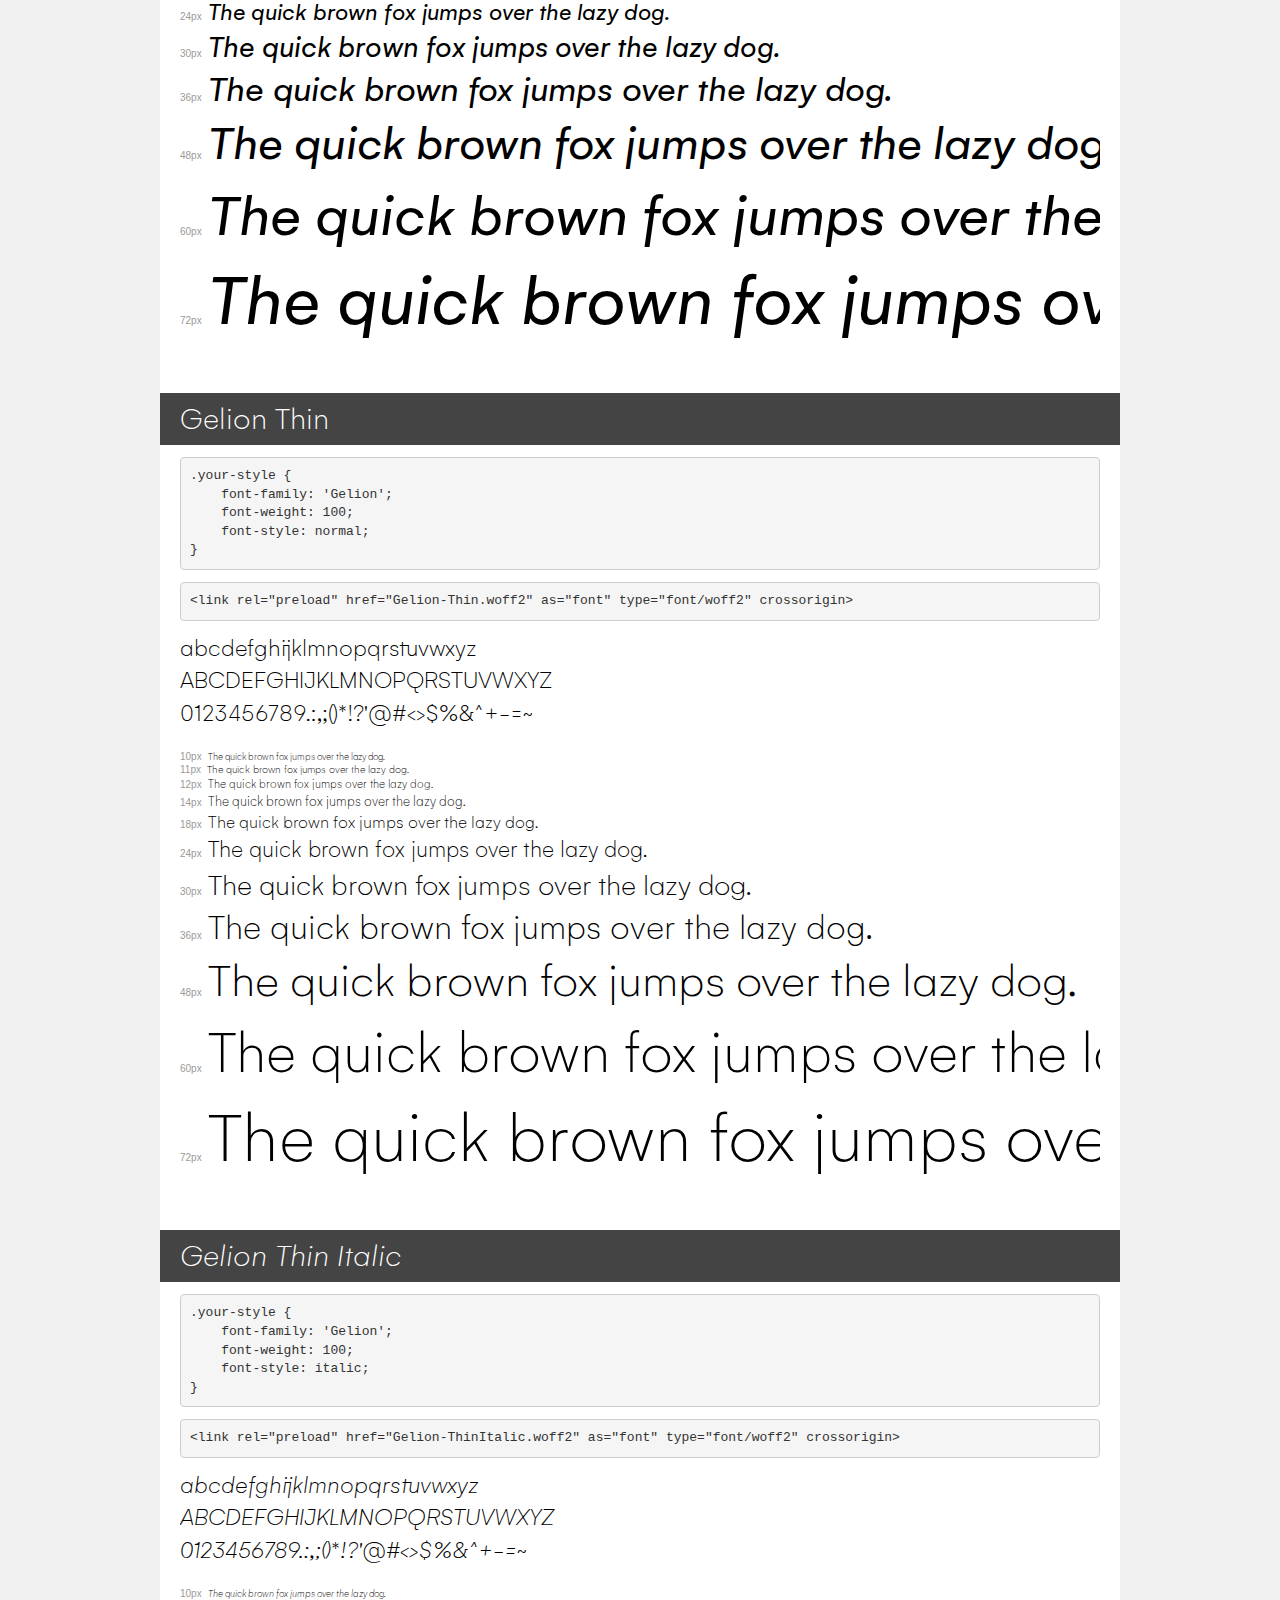
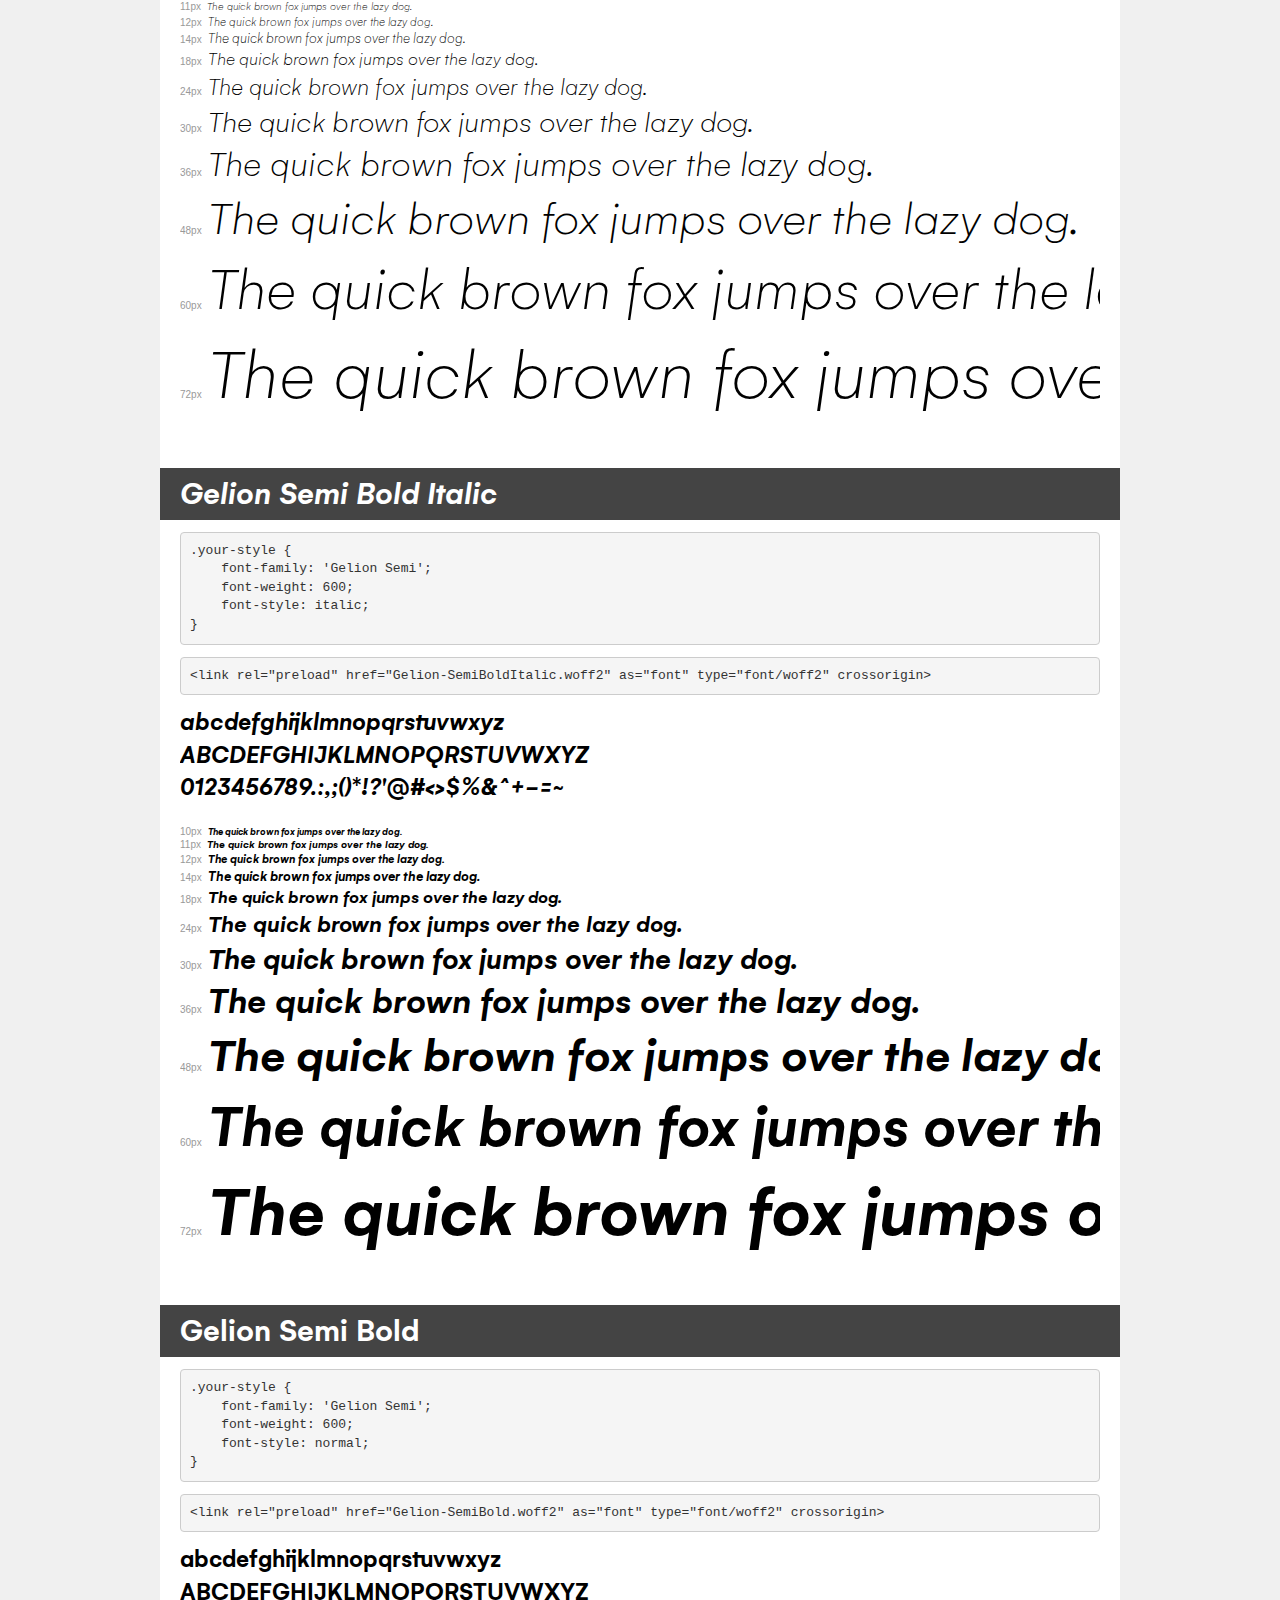
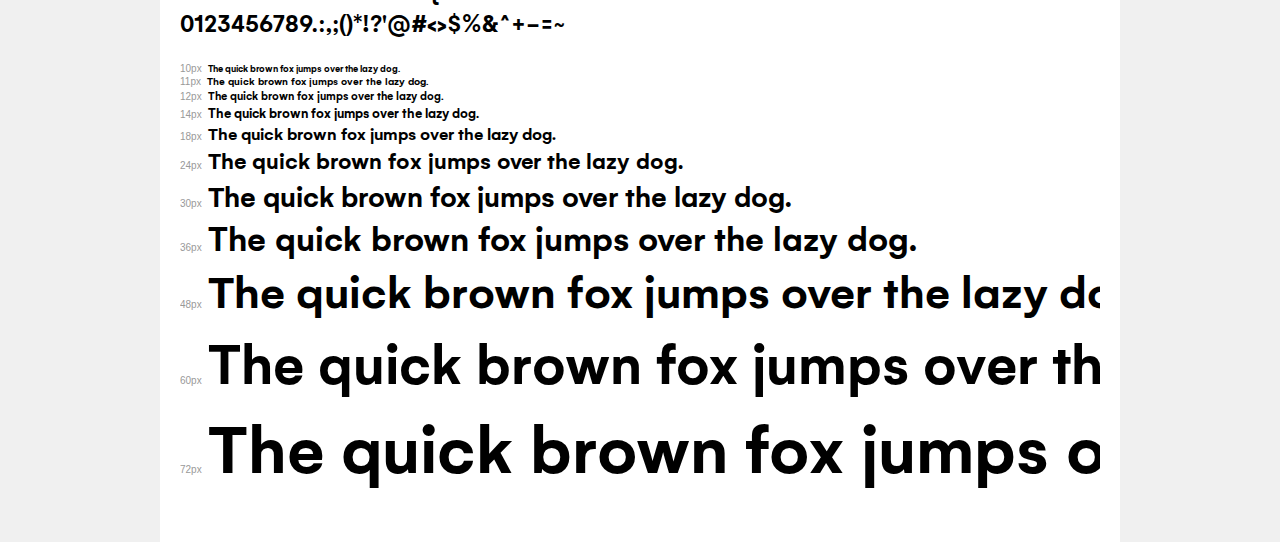
<file: assets/fonts/demo.html>
<!DOCTYPE html>
<html lang="en">
<head>
    <meta charset="utf-8">
    <meta http-equiv="X-UA-Compatible" content="IE=edge">
    <meta name="viewport" content="width=device-width, initial-scale=1">
    <meta name="robots" content="noindex, noarchive">
    <meta name="format-detection" content="telephone=no">
    <title>Transfonter demo</title>
    <link href="stylesheet.css" rel="stylesheet">
    <style>
        /*
        http://meyerweb.com/eric/tools/css/reset/
        v2.0 | 20110126
        License: none (public domain)
        */
        html, body, div, span, applet, object, iframe,
        h1, h2, h3, h4, h5, h6, p, blockquote, pre,
        a, abbr, acronym, address, big, cite, code,
        del, dfn, em, img, ins, kbd, q, s, samp,
        small, strike, strong, sub, sup, tt, var,
        b, u, i, center,
        dl, dt, dd, ol, ul, li,
        fieldset, form, label, legend,
        table, caption, tbody, tfoot, thead, tr, th, td,
        article, aside, canvas, details, embed,
        figure, figcaption, footer, header, hgroup,
        menu, nav, output, ruby, section, summary,
        time, mark, audio, video {
            margin: 0;
            padding: 0;
            border: 0;
            font-size: 100%;
            font: inherit;
            vertical-align: baseline;
        }
        /* HTML5 display-role reset for older browsers */
        article, aside, details, figcaption, figure,
        footer, header, hgroup, menu, nav, section {
            display: block;
        }
        body {
            line-height: 1;
        }
        ol, ul {
            list-style: none;
        }
        blockquote, q {
            quotes: none;
        }
        blockquote:before, blockquote:after,
        q:before, q:after {
            content: '';
            content: none;
        }
        table {
            border-collapse: collapse;
            border-spacing: 0;
        }
        /* demo styles */
        body {
            background: #f0f0f0;
            color: #000;
        }
        .page {
            background: #fff;
            width: 920px;
            margin: 0 auto;
            padding: 20px 20px 0 20px;
            overflow: hidden;
        }
        .font-container {
            overflow-x: auto;
            overflow-y: hidden;
            margin-bottom: 40px;
            line-height: 1.3;
            white-space: nowrap;
            padding-bottom: 5px;
        }
        h1 {
            position: relative;
            background: #444;
            font-size: 32px;
            color: #fff;
            padding: 10px 20px;
            margin: 0 -20px 12px -20px;
        }
        .letters {
            font-size: 25px;
            margin-bottom: 20px;
        }
        .s10:before {
            content: '10px';
        }
        .s11:before {
            content: '11px';
        }
        .s12:before {
            content: '12px';
        }
        .s14:before {
            content: '14px';
        }
        .s18:before {
            content: '18px';
        }
        .s24:before {
            content: '24px';
        }
        .s30:before {
            content: '30px';
        }
        .s36:before {
            content: '36px';
        }
        .s48:before {
            content: '48px';
        }
        .s60:before {
            content: '60px';
        }
        .s72:before {
            content: '72px';
        }
        .s10:before, .s11:before, .s12:before, .s14:before,
        .s18:before, .s24:before, .s30:before, .s36:before,
        .s48:before, .s60:before, .s72:before {
            font-family: Arial, sans-serif;
            font-size: 10px;
            font-weight: normal;
            font-style: normal;
            color: #999;
            padding-right: 6px;
        }
        pre {
            display: block;
            padding: 9px;
            margin: 0 0 12px;
            font-family: Monaco, Menlo, Consolas, "Courier New", monospace;
            font-size: 13px;
            line-height: 1.428571429;
            color: #333;
            font-weight: normal;
            font-style: normal;
            background-color: #f5f5f5;
            border: 1px solid #ccc;
            overflow-x: auto;
            border-radius: 4px;
        }
        /* responsive */
        @media (max-width: 959px) {
            .page {
                width: auto;
                margin: 0;
            }
        }
    </style>
</head>
<body>
<div class="page">
    <div class="demo">
        <h1 style="font-family: 'Gelion'; font-weight: 900; font-style: normal;">Gelion Black</h1>
        <pre title="Usage">.your-style {
    font-family: 'Gelion';
    font-weight: 900;
    font-style: normal;
}</pre>
        <pre title="Preload (optional)">
&lt;link rel=&quot;preload&quot; href=&quot;Gelion-Black.woff2&quot; as=&quot;font&quot; type=&quot;font/woff2&quot; crossorigin&gt;</pre>
        <div class="font-container" style="font-family: 'Gelion'; font-weight: 900; font-style: normal;">
            <p class="letters">
                abcdefghijklmnopqrstuvwxyz<br>
ABCDEFGHIJKLMNOPQRSTUVWXYZ<br>
                0123456789.:,;()*!?'@#&lt;&gt;$%&^+-=~
            </p>
            <p class="s10" style="font-size: 10px;">The quick brown fox jumps over the lazy dog.</p>
            <p class="s11" style="font-size: 11px;">The quick brown fox jumps over the lazy dog.</p>
            <p class="s12" style="font-size: 12px;">The quick brown fox jumps over the lazy dog.</p>
            <p class="s14" style="font-size: 14px;">The quick brown fox jumps over the lazy dog.</p>
            <p class="s18" style="font-size: 18px;">The quick brown fox jumps over the lazy dog.</p>
            <p class="s24" style="font-size: 24px;">The quick brown fox jumps over the lazy dog.</p>
            <p class="s30" style="font-size: 30px;">The quick brown fox jumps over the lazy dog.</p>
            <p class="s36" style="font-size: 36px;">The quick brown fox jumps over the lazy dog.</p>
            <p class="s48" style="font-size: 48px;">The quick brown fox jumps over the lazy dog.</p>
            <p class="s60" style="font-size: 60px;">The quick brown fox jumps over the lazy dog.</p>
            <p class="s72" style="font-size: 72px;">The quick brown fox jumps over the lazy dog.</p>
        </div>
    </div>

    <div class="demo">
        <h1 style="font-family: 'Gelion'; font-weight: 900; font-style: italic;">Gelion Black Italic</h1>
        <pre title="Usage">.your-style {
    font-family: 'Gelion';
    font-weight: 900;
    font-style: italic;
}</pre>
        <pre title="Preload (optional)">
&lt;link rel=&quot;preload&quot; href=&quot;Gelion-BlackItalic.woff2&quot; as=&quot;font&quot; type=&quot;font/woff2&quot; crossorigin&gt;</pre>
        <div class="font-container" style="font-family: 'Gelion'; font-weight: 900; font-style: italic;">
            <p class="letters">
                abcdefghijklmnopqrstuvwxyz<br>
ABCDEFGHIJKLMNOPQRSTUVWXYZ<br>
                0123456789.:,;()*!?'@#&lt;&gt;$%&^+-=~
            </p>
            <p class="s10" style="font-size: 10px;">The quick brown fox jumps over the lazy dog.</p>
            <p class="s11" style="font-size: 11px;">The quick brown fox jumps over the lazy dog.</p>
            <p class="s12" style="font-size: 12px;">The quick brown fox jumps over the lazy dog.</p>
            <p class="s14" style="font-size: 14px;">The quick brown fox jumps over the lazy dog.</p>
            <p class="s18" style="font-size: 18px;">The quick brown fox jumps over the lazy dog.</p>
            <p class="s24" style="font-size: 24px;">The quick brown fox jumps over the lazy dog.</p>
            <p class="s30" style="font-size: 30px;">The quick brown fox jumps over the lazy dog.</p>
            <p class="s36" style="font-size: 36px;">The quick brown fox jumps over the lazy dog.</p>
            <p class="s48" style="font-size: 48px;">The quick brown fox jumps over the lazy dog.</p>
            <p class="s60" style="font-size: 60px;">The quick brown fox jumps over the lazy dog.</p>
            <p class="s72" style="font-size: 72px;">The quick brown fox jumps over the lazy dog.</p>
        </div>
    </div>

    <div class="demo">
        <h1 style="font-family: 'Gelion'; font-weight: bold; font-style: normal;">Gelion Bold</h1>
        <pre title="Usage">.your-style {
    font-family: 'Gelion';
    font-weight: bold;
    font-style: normal;
}</pre>
        <pre title="Preload (optional)">
&lt;link rel=&quot;preload&quot; href=&quot;Gelion-Bold.woff2&quot; as=&quot;font&quot; type=&quot;font/woff2&quot; crossorigin&gt;</pre>
        <div class="font-container" style="font-family: 'Gelion'; font-weight: bold; font-style: normal;">
            <p class="letters">
                abcdefghijklmnopqrstuvwxyz<br>
ABCDEFGHIJKLMNOPQRSTUVWXYZ<br>
                0123456789.:,;()*!?'@#&lt;&gt;$%&^+-=~
            </p>
            <p class="s10" style="font-size: 10px;">The quick brown fox jumps over the lazy dog.</p>
            <p class="s11" style="font-size: 11px;">The quick brown fox jumps over the lazy dog.</p>
            <p class="s12" style="font-size: 12px;">The quick brown fox jumps over the lazy dog.</p>
            <p class="s14" style="font-size: 14px;">The quick brown fox jumps over the lazy dog.</p>
            <p class="s18" style="font-size: 18px;">The quick brown fox jumps over the lazy dog.</p>
            <p class="s24" style="font-size: 24px;">The quick brown fox jumps over the lazy dog.</p>
            <p class="s30" style="font-size: 30px;">The quick brown fox jumps over the lazy dog.</p>
            <p class="s36" style="font-size: 36px;">The quick brown fox jumps over the lazy dog.</p>
            <p class="s48" style="font-size: 48px;">The quick brown fox jumps over the lazy dog.</p>
            <p class="s60" style="font-size: 60px;">The quick brown fox jumps over the lazy dog.</p>
            <p class="s72" style="font-size: 72px;">The quick brown fox jumps over the lazy dog.</p>
        </div>
    </div>

    <div class="demo">
        <h1 style="font-family: 'Gelion'; font-weight: 300; font-style: normal;">Gelion Light</h1>
        <pre title="Usage">.your-style {
    font-family: 'Gelion';
    font-weight: 300;
    font-style: normal;
}</pre>
        <pre title="Preload (optional)">
&lt;link rel=&quot;preload&quot; href=&quot;Gelion-Light.woff2&quot; as=&quot;font&quot; type=&quot;font/woff2&quot; crossorigin&gt;</pre>
        <div class="font-container" style="font-family: 'Gelion'; font-weight: 300; font-style: normal;">
            <p class="letters">
                abcdefghijklmnopqrstuvwxyz<br>
ABCDEFGHIJKLMNOPQRSTUVWXYZ<br>
                0123456789.:,;()*!?'@#&lt;&gt;$%&^+-=~
            </p>
            <p class="s10" style="font-size: 10px;">The quick brown fox jumps over the lazy dog.</p>
            <p class="s11" style="font-size: 11px;">The quick brown fox jumps over the lazy dog.</p>
            <p class="s12" style="font-size: 12px;">The quick brown fox jumps over the lazy dog.</p>
            <p class="s14" style="font-size: 14px;">The quick brown fox jumps over the lazy dog.</p>
            <p class="s18" style="font-size: 18px;">The quick brown fox jumps over the lazy dog.</p>
            <p class="s24" style="font-size: 24px;">The quick brown fox jumps over the lazy dog.</p>
            <p class="s30" style="font-size: 30px;">The quick brown fox jumps over the lazy dog.</p>
            <p class="s36" style="font-size: 36px;">The quick brown fox jumps over the lazy dog.</p>
            <p class="s48" style="font-size: 48px;">The quick brown fox jumps over the lazy dog.</p>
            <p class="s60" style="font-size: 60px;">The quick brown fox jumps over the lazy dog.</p>
            <p class="s72" style="font-size: 72px;">The quick brown fox jumps over the lazy dog.</p>
        </div>
    </div>

    <div class="demo">
        <h1 style="font-family: 'Gelion'; font-weight: 500; font-style: normal;">Gelion Medium</h1>
        <pre title="Usage">.your-style {
    font-family: 'Gelion';
    font-weight: 500;
    font-style: normal;
}</pre>
        <pre title="Preload (optional)">
&lt;link rel=&quot;preload&quot; href=&quot;Gelion-Medium.woff2&quot; as=&quot;font&quot; type=&quot;font/woff2&quot; crossorigin&gt;</pre>
        <div class="font-container" style="font-family: 'Gelion'; font-weight: 500; font-style: normal;">
            <p class="letters">
                abcdefghijklmnopqrstuvwxyz<br>
ABCDEFGHIJKLMNOPQRSTUVWXYZ<br>
                0123456789.:,;()*!?'@#&lt;&gt;$%&^+-=~
            </p>
            <p class="s10" style="font-size: 10px;">The quick brown fox jumps over the lazy dog.</p>
            <p class="s11" style="font-size: 11px;">The quick brown fox jumps over the lazy dog.</p>
            <p class="s12" style="font-size: 12px;">The quick brown fox jumps over the lazy dog.</p>
            <p class="s14" style="font-size: 14px;">The quick brown fox jumps over the lazy dog.</p>
            <p class="s18" style="font-size: 18px;">The quick brown fox jumps over the lazy dog.</p>
            <p class="s24" style="font-size: 24px;">The quick brown fox jumps over the lazy dog.</p>
            <p class="s30" style="font-size: 30px;">The quick brown fox jumps over the lazy dog.</p>
            <p class="s36" style="font-size: 36px;">The quick brown fox jumps over the lazy dog.</p>
            <p class="s48" style="font-size: 48px;">The quick brown fox jumps over the lazy dog.</p>
            <p class="s60" style="font-size: 60px;">The quick brown fox jumps over the lazy dog.</p>
            <p class="s72" style="font-size: 72px;">The quick brown fox jumps over the lazy dog.</p>
        </div>
    </div>

    <div class="demo">
        <h1 style="font-family: 'Gelion'; font-weight: 300; font-style: italic;">Gelion Light Italic</h1>
        <pre title="Usage">.your-style {
    font-family: 'Gelion';
    font-weight: 300;
    font-style: italic;
}</pre>
        <pre title="Preload (optional)">
&lt;link rel=&quot;preload&quot; href=&quot;Gelion-LightItalic.woff2&quot; as=&quot;font&quot; type=&quot;font/woff2&quot; crossorigin&gt;</pre>
        <div class="font-container" style="font-family: 'Gelion'; font-weight: 300; font-style: italic;">
            <p class="letters">
                abcdefghijklmnopqrstuvwxyz<br>
ABCDEFGHIJKLMNOPQRSTUVWXYZ<br>
                0123456789.:,;()*!?'@#&lt;&gt;$%&^+-=~
            </p>
            <p class="s10" style="font-size: 10px;">The quick brown fox jumps over the lazy dog.</p>
            <p class="s11" style="font-size: 11px;">The quick brown fox jumps over the lazy dog.</p>
            <p class="s12" style="font-size: 12px;">The quick brown fox jumps over the lazy dog.</p>
            <p class="s14" style="font-size: 14px;">The quick brown fox jumps over the lazy dog.</p>
            <p class="s18" style="font-size: 18px;">The quick brown fox jumps over the lazy dog.</p>
            <p class="s24" style="font-size: 24px;">The quick brown fox jumps over the lazy dog.</p>
            <p class="s30" style="font-size: 30px;">The quick brown fox jumps over the lazy dog.</p>
            <p class="s36" style="font-size: 36px;">The quick brown fox jumps over the lazy dog.</p>
            <p class="s48" style="font-size: 48px;">The quick brown fox jumps over the lazy dog.</p>
            <p class="s60" style="font-size: 60px;">The quick brown fox jumps over the lazy dog.</p>
            <p class="s72" style="font-size: 72px;">The quick brown fox jumps over the lazy dog.</p>
        </div>
    </div>

    <div class="demo">
        <h1 style="font-family: 'Gelion'; font-weight: bold; font-style: italic;">Gelion Bold Italic</h1>
        <pre title="Usage">.your-style {
    font-family: 'Gelion';
    font-weight: bold;
    font-style: italic;
}</pre>
        <pre title="Preload (optional)">
&lt;link rel=&quot;preload&quot; href=&quot;Gelion-BoldItalic.woff2&quot; as=&quot;font&quot; type=&quot;font/woff2&quot; crossorigin&gt;</pre>
        <div class="font-container" style="font-family: 'Gelion'; font-weight: bold; font-style: italic;">
            <p class="letters">
                abcdefghijklmnopqrstuvwxyz<br>
ABCDEFGHIJKLMNOPQRSTUVWXYZ<br>
                0123456789.:,;()*!?'@#&lt;&gt;$%&^+-=~
            </p>
            <p class="s10" style="font-size: 10px;">The quick brown fox jumps over the lazy dog.</p>
            <p class="s11" style="font-size: 11px;">The quick brown fox jumps over the lazy dog.</p>
            <p class="s12" style="font-size: 12px;">The quick brown fox jumps over the lazy dog.</p>
            <p class="s14" style="font-size: 14px;">The quick brown fox jumps over the lazy dog.</p>
            <p class="s18" style="font-size: 18px;">The quick brown fox jumps over the lazy dog.</p>
            <p class="s24" style="font-size: 24px;">The quick brown fox jumps over the lazy dog.</p>
            <p class="s30" style="font-size: 30px;">The quick brown fox jumps over the lazy dog.</p>
            <p class="s36" style="font-size: 36px;">The quick brown fox jumps over the lazy dog.</p>
            <p class="s48" style="font-size: 48px;">The quick brown fox jumps over the lazy dog.</p>
            <p class="s60" style="font-size: 60px;">The quick brown fox jumps over the lazy dog.</p>
            <p class="s72" style="font-size: 72px;">The quick brown fox jumps over the lazy dog.</p>
        </div>
    </div>

    <div class="demo">
        <h1 style="font-family: 'Gelion'; font-weight: normal; font-style: normal;">Gelion Regular</h1>
        <pre title="Usage">.your-style {
    font-family: 'Gelion';
    font-weight: normal;
    font-style: normal;
}</pre>
        <pre title="Preload (optional)">
&lt;link rel=&quot;preload&quot; href=&quot;Gelion-Regular.woff2&quot; as=&quot;font&quot; type=&quot;font/woff2&quot; crossorigin&gt;</pre>
        <div class="font-container" style="font-family: 'Gelion'; font-weight: normal; font-style: normal;">
            <p class="letters">
                abcdefghijklmnopqrstuvwxyz<br>
ABCDEFGHIJKLMNOPQRSTUVWXYZ<br>
                0123456789.:,;()*!?'@#&lt;&gt;$%&^+-=~
            </p>
            <p class="s10" style="font-size: 10px;">The quick brown fox jumps over the lazy dog.</p>
            <p class="s11" style="font-size: 11px;">The quick brown fox jumps over the lazy dog.</p>
            <p class="s12" style="font-size: 12px;">The quick brown fox jumps over the lazy dog.</p>
            <p class="s14" style="font-size: 14px;">The quick brown fox jumps over the lazy dog.</p>
            <p class="s18" style="font-size: 18px;">The quick brown fox jumps over the lazy dog.</p>
            <p class="s24" style="font-size: 24px;">The quick brown fox jumps over the lazy dog.</p>
            <p class="s30" style="font-size: 30px;">The quick brown fox jumps over the lazy dog.</p>
            <p class="s36" style="font-size: 36px;">The quick brown fox jumps over the lazy dog.</p>
            <p class="s48" style="font-size: 48px;">The quick brown fox jumps over the lazy dog.</p>
            <p class="s60" style="font-size: 60px;">The quick brown fox jumps over the lazy dog.</p>
            <p class="s72" style="font-size: 72px;">The quick brown fox jumps over the lazy dog.</p>
        </div>
    </div>

    <div class="demo">
        <h1 style="font-family: 'Gelion'; font-weight: 500; font-style: italic;">Gelion Medium Italic</h1>
        <pre title="Usage">.your-style {
    font-family: 'Gelion';
    font-weight: 500;
    font-style: italic;
}</pre>
        <pre title="Preload (optional)">
&lt;link rel=&quot;preload&quot; href=&quot;Gelion-MediumItalic.woff2&quot; as=&quot;font&quot; type=&quot;font/woff2&quot; crossorigin&gt;</pre>
        <div class="font-container" style="font-family: 'Gelion'; font-weight: 500; font-style: italic;">
            <p class="letters">
                abcdefghijklmnopqrstuvwxyz<br>
ABCDEFGHIJKLMNOPQRSTUVWXYZ<br>
                0123456789.:,;()*!?'@#&lt;&gt;$%&^+-=~
            </p>
            <p class="s10" style="font-size: 10px;">The quick brown fox jumps over the lazy dog.</p>
            <p class="s11" style="font-size: 11px;">The quick brown fox jumps over the lazy dog.</p>
            <p class="s12" style="font-size: 12px;">The quick brown fox jumps over the lazy dog.</p>
            <p class="s14" style="font-size: 14px;">The quick brown fox jumps over the lazy dog.</p>
            <p class="s18" style="font-size: 18px;">The quick brown fox jumps over the lazy dog.</p>
            <p class="s24" style="font-size: 24px;">The quick brown fox jumps over the lazy dog.</p>
            <p class="s30" style="font-size: 30px;">The quick brown fox jumps over the lazy dog.</p>
            <p class="s36" style="font-size: 36px;">The quick brown fox jumps over the lazy dog.</p>
            <p class="s48" style="font-size: 48px;">The quick brown fox jumps over the lazy dog.</p>
            <p class="s60" style="font-size: 60px;">The quick brown fox jumps over the lazy dog.</p>
            <p class="s72" style="font-size: 72px;">The quick brown fox jumps over the lazy dog.</p>
        </div>
    </div>

    <div class="demo">
        <h1 style="font-family: 'Gelion Regular'; font-weight: normal; font-style: italic;">Gelion Regular Italic</h1>
        <pre title="Usage">.your-style {
    font-family: 'Gelion Regular';
    font-weight: normal;
    font-style: italic;
}</pre>
        <pre title="Preload (optional)">
&lt;link rel=&quot;preload&quot; href=&quot;Gelion-RegularItalic.woff2&quot; as=&quot;font&quot; type=&quot;font/woff2&quot; crossorigin&gt;</pre>
        <div class="font-container" style="font-family: 'Gelion Regular'; font-weight: normal; font-style: italic;">
            <p class="letters">
                abcdefghijklmnopqrstuvwxyz<br>
ABCDEFGHIJKLMNOPQRSTUVWXYZ<br>
                0123456789.:,;()*!?'@#&lt;&gt;$%&^+-=~
            </p>
            <p class="s10" style="font-size: 10px;">The quick brown fox jumps over the lazy dog.</p>
            <p class="s11" style="font-size: 11px;">The quick brown fox jumps over the lazy dog.</p>
            <p class="s12" style="font-size: 12px;">The quick brown fox jumps over the lazy dog.</p>
            <p class="s14" style="font-size: 14px;">The quick brown fox jumps over the lazy dog.</p>
            <p class="s18" style="font-size: 18px;">The quick brown fox jumps over the lazy dog.</p>
            <p class="s24" style="font-size: 24px;">The quick brown fox jumps over the lazy dog.</p>
            <p class="s30" style="font-size: 30px;">The quick brown fox jumps over the lazy dog.</p>
            <p class="s36" style="font-size: 36px;">The quick brown fox jumps over the lazy dog.</p>
            <p class="s48" style="font-size: 48px;">The quick brown fox jumps over the lazy dog.</p>
            <p class="s60" style="font-size: 60px;">The quick brown fox jumps over the lazy dog.</p>
            <p class="s72" style="font-size: 72px;">The quick brown fox jumps over the lazy dog.</p>
        </div>
    </div>

    <div class="demo">
        <h1 style="font-family: 'Gelion'; font-weight: 100; font-style: normal;">Gelion Thin</h1>
        <pre title="Usage">.your-style {
    font-family: 'Gelion';
    font-weight: 100;
    font-style: normal;
}</pre>
        <pre title="Preload (optional)">
&lt;link rel=&quot;preload&quot; href=&quot;Gelion-Thin.woff2&quot; as=&quot;font&quot; type=&quot;font/woff2&quot; crossorigin&gt;</pre>
        <div class="font-container" style="font-family: 'Gelion'; font-weight: 100; font-style: normal;">
            <p class="letters">
                abcdefghijklmnopqrstuvwxyz<br>
ABCDEFGHIJKLMNOPQRSTUVWXYZ<br>
                0123456789.:,;()*!?'@#&lt;&gt;$%&^+-=~
            </p>
            <p class="s10" style="font-size: 10px;">The quick brown fox jumps over the lazy dog.</p>
            <p class="s11" style="font-size: 11px;">The quick brown fox jumps over the lazy dog.</p>
            <p class="s12" style="font-size: 12px;">The quick brown fox jumps over the lazy dog.</p>
            <p class="s14" style="font-size: 14px;">The quick brown fox jumps over the lazy dog.</p>
            <p class="s18" style="font-size: 18px;">The quick brown fox jumps over the lazy dog.</p>
            <p class="s24" style="font-size: 24px;">The quick brown fox jumps over the lazy dog.</p>
            <p class="s30" style="font-size: 30px;">The quick brown fox jumps over the lazy dog.</p>
            <p class="s36" style="font-size: 36px;">The quick brown fox jumps over the lazy dog.</p>
            <p class="s48" style="font-size: 48px;">The quick brown fox jumps over the lazy dog.</p>
            <p class="s60" style="font-size: 60px;">The quick brown fox jumps over the lazy dog.</p>
            <p class="s72" style="font-size: 72px;">The quick brown fox jumps over the lazy dog.</p>
        </div>
    </div>

    <div class="demo">
        <h1 style="font-family: 'Gelion'; font-weight: 100; font-style: italic;">Gelion Thin Italic</h1>
        <pre title="Usage">.your-style {
    font-family: 'Gelion';
    font-weight: 100;
    font-style: italic;
}</pre>
        <pre title="Preload (optional)">
&lt;link rel=&quot;preload&quot; href=&quot;Gelion-ThinItalic.woff2&quot; as=&quot;font&quot; type=&quot;font/woff2&quot; crossorigin&gt;</pre>
        <div class="font-container" style="font-family: 'Gelion'; font-weight: 100; font-style: italic;">
            <p class="letters">
                abcdefghijklmnopqrstuvwxyz<br>
ABCDEFGHIJKLMNOPQRSTUVWXYZ<br>
                0123456789.:,;()*!?'@#&lt;&gt;$%&^+-=~
            </p>
            <p class="s10" style="font-size: 10px;">The quick brown fox jumps over the lazy dog.</p>
            <p class="s11" style="font-size: 11px;">The quick brown fox jumps over the lazy dog.</p>
            <p class="s12" style="font-size: 12px;">The quick brown fox jumps over the lazy dog.</p>
            <p class="s14" style="font-size: 14px;">The quick brown fox jumps over the lazy dog.</p>
            <p class="s18" style="font-size: 18px;">The quick brown fox jumps over the lazy dog.</p>
            <p class="s24" style="font-size: 24px;">The quick brown fox jumps over the lazy dog.</p>
            <p class="s30" style="font-size: 30px;">The quick brown fox jumps over the lazy dog.</p>
            <p class="s36" style="font-size: 36px;">The quick brown fox jumps over the lazy dog.</p>
            <p class="s48" style="font-size: 48px;">The quick brown fox jumps over the lazy dog.</p>
            <p class="s60" style="font-size: 60px;">The quick brown fox jumps over the lazy dog.</p>
            <p class="s72" style="font-size: 72px;">The quick brown fox jumps over the lazy dog.</p>
        </div>
    </div>

    <div class="demo">
        <h1 style="font-family: 'Gelion Semi'; font-weight: 600; font-style: italic;">Gelion Semi Bold Italic</h1>
        <pre title="Usage">.your-style {
    font-family: 'Gelion Semi';
    font-weight: 600;
    font-style: italic;
}</pre>
        <pre title="Preload (optional)">
&lt;link rel=&quot;preload&quot; href=&quot;Gelion-SemiBoldItalic.woff2&quot; as=&quot;font&quot; type=&quot;font/woff2&quot; crossorigin&gt;</pre>
        <div class="font-container" style="font-family: 'Gelion Semi'; font-weight: 600; font-style: italic;">
            <p class="letters">
                abcdefghijklmnopqrstuvwxyz<br>
ABCDEFGHIJKLMNOPQRSTUVWXYZ<br>
                0123456789.:,;()*!?'@#&lt;&gt;$%&^+-=~
            </p>
            <p class="s10" style="font-size: 10px;">The quick brown fox jumps over the lazy dog.</p>
            <p class="s11" style="font-size: 11px;">The quick brown fox jumps over the lazy dog.</p>
            <p class="s12" style="font-size: 12px;">The quick brown fox jumps over the lazy dog.</p>
            <p class="s14" style="font-size: 14px;">The quick brown fox jumps over the lazy dog.</p>
            <p class="s18" style="font-size: 18px;">The quick brown fox jumps over the lazy dog.</p>
            <p class="s24" style="font-size: 24px;">The quick brown fox jumps over the lazy dog.</p>
            <p class="s30" style="font-size: 30px;">The quick brown fox jumps over the lazy dog.</p>
            <p class="s36" style="font-size: 36px;">The quick brown fox jumps over the lazy dog.</p>
            <p class="s48" style="font-size: 48px;">The quick brown fox jumps over the lazy dog.</p>
            <p class="s60" style="font-size: 60px;">The quick brown fox jumps over the lazy dog.</p>
            <p class="s72" style="font-size: 72px;">The quick brown fox jumps over the lazy dog.</p>
        </div>
    </div>

    <div class="demo">
        <h1 style="font-family: 'Gelion Semi'; font-weight: 600; font-style: normal;">Gelion Semi Bold</h1>
        <pre title="Usage">.your-style {
    font-family: 'Gelion Semi';
    font-weight: 600;
    font-style: normal;
}</pre>
        <pre title="Preload (optional)">
&lt;link rel=&quot;preload&quot; href=&quot;Gelion-SemiBold.woff2&quot; as=&quot;font&quot; type=&quot;font/woff2&quot; crossorigin&gt;</pre>
        <div class="font-container" style="font-family: 'Gelion Semi'; font-weight: 600; font-style: normal;">
            <p class="letters">
                abcdefghijklmnopqrstuvwxyz<br>
ABCDEFGHIJKLMNOPQRSTUVWXYZ<br>
                0123456789.:,;()*!?'@#&lt;&gt;$%&^+-=~
            </p>
            <p class="s10" style="font-size: 10px;">The quick brown fox jumps over the lazy dog.</p>
            <p class="s11" style="font-size: 11px;">The quick brown fox jumps over the lazy dog.</p>
            <p class="s12" style="font-size: 12px;">The quick brown fox jumps over the lazy dog.</p>
            <p class="s14" style="font-size: 14px;">The quick brown fox jumps over the lazy dog.</p>
            <p class="s18" style="font-size: 18px;">The quick brown fox jumps over the lazy dog.</p>
            <p class="s24" style="font-size: 24px;">The quick brown fox jumps over the lazy dog.</p>
            <p class="s30" style="font-size: 30px;">The quick brown fox jumps over the lazy dog.</p>
            <p class="s36" style="font-size: 36px;">The quick brown fox jumps over the lazy dog.</p>
            <p class="s48" style="font-size: 48px;">The quick brown fox jumps over the lazy dog.</p>
            <p class="s60" style="font-size: 60px;">The quick brown fox jumps over the lazy dog.</p>
            <p class="s72" style="font-size: 72px;">The quick brown fox jumps over the lazy dog.</p>
        </div>
    </div>

</div>
</body>
</html>
</file>
<file: assets/css/main.css>
@font-face {
  font-family: "Gelion";
  src: url("../fonts/Gelion-Black.eot");
  src: url("../fonts/Gelion-Black.eot?#iefix") format("embedded-opentype"), url("../fonts/Gelion-Black.woff2") format("woff2"), url("../fonts/Gelion-Black.woff") format("woff"), url("../fonts/Gelion-Black.ttf") format("truetype"), url("../fonts/Gelion-Black.svg#Gelion-Black") format("svg");
  font-weight: 900;
  font-style: normal;
  font-display: swap;
}

@font-face {
  font-family: "Gelion";
  src: url("../fonts/Gelion-BlackItalic.eot");
  src: url("../fonts/Gelion-BlackItalic.eot?#iefix") format("embedded-opentype"), url("../fonts/Gelion-BlackItalic.woff2") format("woff2"), url("../fonts/Gelion-BlackItalic.woff") format("woff"), url("../fonts/Gelion-BlackItalic.ttf") format("truetype"), url("../fonts/Gelion-BlackItalic.svg#Gelion-BlackItalic") format("svg");
  font-weight: 900;
  font-style: italic;
  font-display: swap;
}

@font-face {
  font-family: "Gelion";
  src: url("../fonts/Gelion-Bold.eot");
  src: url("../fonts/Gelion-Bold.eot?#iefix") format("embedded-opentype"), url("../fonts/Gelion-Bold.woff2") format("woff2"), url("../fonts/Gelion-Bold.woff") format("woff"), url("../fonts/Gelion-Bold.ttf") format("truetype"), url("../fonts/Gelion-Bold.svg#Gelion-Bold") format("svg");
  font-weight: bold;
  font-style: normal;
  font-display: swap;
}

@font-face {
  font-family: "Gelion";
  src: url("../fonts/Gelion-Light.eot");
  src: url("../fonts/Gelion-Light.eot?#iefix") format("embedded-opentype"), url("../fonts/Gelion-Light.woff2") format("woff2"), url("../fonts/Gelion-Light.woff") format("woff"), url("../fonts/Gelion-Light.ttf") format("truetype"), url("../fonts/Gelion-Light.svg#Gelion-Light") format("svg");
  font-weight: 300;
  font-style: normal;
  font-display: swap;
}

@font-face {
  font-family: "Gelion";
  src: url("../fonts/Gelion-Medium.eot");
  src: url("../fonts/Gelion-Medium.eot?#iefix") format("embedded-opentype"), url("../fonts/Gelion-Medium.woff2") format("woff2"), url("../fonts/Gelion-Medium.woff") format("woff"), url("../fonts/Gelion-Medium.ttf") format("truetype"), url("../fonts/Gelion-Medium.svg#Gelion-Medium") format("svg");
  font-weight: 500;
  font-style: normal;
  font-display: swap;
}

@font-face {
  font-family: "Gelion";
  src: url("../fonts/Gelion-LightItalic.eot");
  src: url("../fonts/Gelion-LightItalic.eot?#iefix") format("embedded-opentype"), url("../fonts/Gelion-LightItalic.woff2") format("woff2"), url("../fonts/Gelion-LightItalic.woff") format("woff"), url("../fonts/Gelion-LightItalic.ttf") format("truetype"), url("../fonts/Gelion-LightItalic.svg#Gelion-LightItalic") format("svg");
  font-weight: 300;
  font-style: italic;
  font-display: swap;
}

@font-face {
  font-family: "Gelion";
  src: url("../fonts/Gelion-BoldItalic.eot");
  src: url("../fonts/Gelion-BoldItalic.eot?#iefix") format("embedded-opentype"), url("../fonts/Gelion-BoldItalic.woff2") format("woff2"), url("../fonts/Gelion-BoldItalic.woff") format("woff"), url("../fonts/Gelion-BoldItalic.ttf") format("truetype"), url("../fonts/Gelion-BoldItalic.svg#Gelion-BoldItalic") format("svg");
  font-weight: bold;
  font-style: italic;
  font-display: swap;
}

@font-face {
  font-family: "Gelion";
  src: url("../fonts/Gelion-Regular.eot");
  src: url("../fonts/Gelion-Regular.eot?#iefix") format("embedded-opentype"), url("../fonts/Gelion-Regular.woff2") format("woff2"), url("../fonts/Gelion-Regular.woff") format("woff"), url("../fonts/Gelion-Regular.ttf") format("truetype"), url("../fonts/Gelion-Regular.svg#Gelion-Regular") format("svg");
  font-weight: normal;
  font-style: normal;
  font-display: swap;
}

@font-face {
  font-family: "Gelion";
  src: url("../fonts/Gelion-MediumItalic.eot");
  src: url("../fonts/Gelion-MediumItalic.eot?#iefix") format("embedded-opentype"), url("../fonts/Gelion-MediumItalic.woff2") format("woff2"), url("../fonts/Gelion-MediumItalic.woff") format("woff"), url("../fonts/Gelion-MediumItalic.ttf") format("truetype"), url("../fonts/Gelion-MediumItalic.svg#Gelion-MediumItalic") format("svg");
  font-weight: 500;
  font-style: italic;
  font-display: swap;
}

@font-face {
  font-family: "Gelion Regular";
  src: url("../fonts/Gelion-RegularItalic.eot");
  src: url("../fonts/Gelion-RegularItalic.eot?#iefix") format("embedded-opentype"), url("../fonts/Gelion-RegularItalic.woff2") format("woff2"), url("../fonts/Gelion-RegularItalic.woff") format("woff"), url("../fonts/Gelion-RegularItalic.ttf") format("truetype"), url("../fonts/Gelion-RegularItalic.svg#Gelion-RegularItalic") format("svg");
  font-weight: normal;
  font-style: italic;
  font-display: swap;
}

@font-face {
  font-family: "Gelion";
  src: url("../fonts/Gelion-Thin.eot");
  src: url("../fonts/Gelion-Thin.eot?#iefix") format("embedded-opentype"), url("../fonts/Gelion-Thin.woff2") format("woff2"), url("../fonts/Gelion-Thin.woff") format("woff"), url("../fonts/Gelion-Thin.ttf") format("truetype"), url("../fonts/Gelion-Thin.svg#Gelion-Thin") format("svg");
  font-weight: 100;
  font-style: normal;
  font-display: swap;
}

@font-face {
  font-family: "Gelion";
  src: url("../fonts/Gelion-ThinItalic.eot");
  src: url("../fonts/Gelion-ThinItalic.eot?#iefix") format("embedded-opentype"), url("../fonts/Gelion-ThinItalic.woff2") format("woff2"), url("../fonts/Gelion-ThinItalic.woff") format("woff"), url("../fonts/Gelion-ThinItalic.ttf") format("truetype"), url("../fonts/Gelion-ThinItalic.svg#Gelion-ThinItalic") format("svg");
  font-weight: 100;
  font-style: italic;
  font-display: swap;
}

@font-face {
  font-family: "Gelion Semi";
  src: url("../fonts/Gelion-SemiBoldItalic.eot");
  src: url("../fonts/Gelion-SemiBoldItalic.eot?#iefix") format("embedded-opentype"), url("../fonts/Gelion-SemiBoldItalic.woff2") format("woff2"), url("../fonts/Gelion-SemiBoldItalic.woff") format("woff"), url("../fonts/Gelion-SemiBoldItalic.ttf") format("truetype"), url("../fonts/Gelion-SemiBoldItalic.svg#Gelion-SemiBoldItalic") format("svg");
  font-weight: 600;
  font-style: italic;
  font-display: swap;
}

@font-face {
  font-family: "Gelion Semi";
  src: url("../fonts/Gelion-SemiBold.eot");
  src: url("../fonts/Gelion-SemiBold.eot?#iefix") format("embedded-opentype"), url("../fonts/Gelion-SemiBold.woff2") format("woff2"), url("../fonts/Gelion-SemiBold.woff") format("woff"), url("../fonts/Gelion-SemiBold.ttf") format("truetype"), url("../fonts/Gelion-SemiBold.svg#Gelion-SemiBold") format("svg");
  font-weight: 600;
  font-style: normal;
  font-display: swap;
}

html,
body {
  padding: 0;
  margin: 0;
  font-family: "Gelion";
  scroll-behavior: smooth;
}

body {
  overflow-x: hidden;
}

a {
  text-decoration: none;
}

ul,
li {
  padding: 0;
  list-style: none;
}

h1,
h2,
h3,
h4,
h5,
h6 {
  margin: 0;
}

.header {
  height: 1000px;
  background: -webkit-gradient(linear, left bottom, left top, from(rgba(255, 255, 255, 0)), color-stop(100%, #fff8f8), to(#b57474));
  background: linear-gradient(0deg, rgba(255, 255, 255, 0), #fff8f8 100%, #b57474);
  position: relative;
}

.header-logo__img {
  width: 63px;
  height: 63px;
}

.header-logo__link {
  display: -webkit-box;
  display: -ms-flexbox;
  display: flex;
  -webkit-box-align: center;
      -ms-flex-align: center;
          align-items: center;
}

.header-logo__text {
  font-size: 19px;
  color: #035755;
  font-weight: bold;
  padding-left: 14px;
}

.navbar {
  display: -webkit-box;
  display: -ms-flexbox;
  display: flex;
  -webkit-box-align: center;
      -ms-flex-align: center;
          align-items: center;
  padding-top: 10px;
}

.navbar-list {
  display: -webkit-box;
  display: -ms-flexbox;
  display: flex;
  margin-left: auto;
  font-size: 18px;
  line-height: 22px;
}

.navbar-list-item__link {
  color: #035755;
  margin-left: 40px;
}

.navbar-list-item__link:hover {
  -webkit-transition: all 0.2s linear;
  transition: all 0.2s linear;
  color: #fa5652;
}

.navbar-list-item__button {
  margin-left: 40px;
  padding: 16px 45px;
  border: 2px solid #ff383d;
  color: #ff383d;
  border-radius: 50px;
}

.navbar-list-item__button:hover {
  color: #fff;
  background-color: #ff383d;
  -webkit-transition: all 0.2s linear;
  transition: all 0.2s linear;
}

.header-content {
  display: -webkit-box;
  display: -ms-flexbox;
  display: flex;
  -webkit-box-align: center;
      -ms-flex-align: center;
          align-items: center;
}

.pad-top-header {
  padding-top: 260px;
}

.header-content__girl {
  max-width: 100%;
  max-height: 100%;
  top: 100px;
  position: absolute;
  right: 0;
}

.icon-mobile-menu {
  display: none;
  margin-left: auto;
  color: #ff383d;
  font-size: 20px;
  padding: 10px;
}

@media screen and (max-width: 1024px) {
  .virus-pink-sml {
    display: none;
  }
  .box-content {
    z-index: 1;
  }
  .box-content__text {
    font-weight: 500;
  }
}

@media screen and (max-width: 768px) {
  .header {
    height: auto;
  }
  .header .header-logo__text {
    font-size: 14px;
  }
  .header-logo__img {
    width: 40px;
    height: 40px;
  }
  .navbar-list {
    font-size: 17px;
  }
  .navbar-list-item__button {
    padding: 12px 40px;
  }
  .navbar-list-item__link {
    margin-left: 20px;
  }
  .title-text {
    font-size: 40px;
  }
  a.btn.btn-red {
    padding: 16px 40px;
  }
}

@media screen and (max-width: 740px) {
  .navbar-list {
    display: none;
  }
  h6.title {
    font-size: 20px;
  }
  .pad-top-header {
    padding-top: 150px;
  }
  .header-content__girl {
    width: 100%;
    height: auto;
  }
  h4.title-text {
    font-size: 24px;
  }
  .box-content__text {
    font-size: 18px;
  }
  a.btn.btn-red {
    font-size: 18px;
  }
  .icon-mobile-menu {
    display: block;
  }
}

.mobile-menu {
  background-color: #ff383d;
  position: fixed;
  right: 0;
  bottom: 0;
  top: 0;
  z-index: 4;
  padding: 20px;
  -webkit-animation: mobile-menu 0.8s linear;
          animation: mobile-menu 0.8s linear;
}

.menu-mobile-item-link {
  color: #f3f3f3;
  padding: 10px 0;
  display: block;
}

@-webkit-keyframes mobile-menu {
  from {
    opacity: 0;
    -webkit-transform: translateX(150px);
            transform: translateX(150px);
  }
  to {
    opacity: 1;
    -webkit-transform: translateX(0);
            transform: translateX(0);
  }
}

@keyframes mobile-menu {
  from {
    opacity: 0;
    -webkit-transform: translateX(150px);
            transform: translateX(150px);
  }
  to {
    opacity: 1;
    -webkit-transform: translateX(0);
            transform: translateX(0);
  }
}

.about {
  display: -webkit-box;
  display: -ms-flexbox;
  display: flex;
  -webkit-box-align: center;
      -ms-flex-align: center;
          align-items: center;
}

.about-img {
  width: 840px;
  height: 796px;
  -webkit-transform: translateX(-10%);
          transform: translateX(-10%);
}

.box-position {
  position: relative;
}

.virus-pink {
  position: absolute;
  right: 30%;
  bottom: -40%;
  z-index: -1;
}

.virus-pink-sml {
  position: absolute;
  right: -20%;
  z-index: -1;
}

@media screen and (max-width: 1024px) {
  .about-img {
    width: 600px;
    height: 666px;
  }
}

@media screen and (max-width: 1200px) {
  .virus-pink-sml {
    display: none;
  }
}

@media screen and (max-width: 768px) {
  .about-img {
    max-width: 400px;
    height: auto;
  }
  .about {
    margin-top: 120px;
  }
}

@media screen and (max-width: 740px) {
  .about {
    -webkit-box-orient: vertical;
    -webkit-box-direction: normal;
        -ms-flex-direction: column;
            flex-direction: column;
  }
  .virus-pink {
    display: none;
  }
  a.btn.btn-pink {
    font-size: 18px;
  }
}

.contagion {
  margin-top: 120px;
}

.contagion-box {
  margin-top: 80px;
  display: -webkit-box;
  display: -ms-flexbox;
  display: flex;
  -webkit-box-align: center;
      -ms-flex-align: center;
          align-items: center;
  -webkit-box-pack: justify;
      -ms-flex-pack: justify;
          justify-content: space-between;
}

.contagion-item {
  box-shadow: 2px 1px 24px 12px rgba(0, 0, 0, 0.04);
  -webkit-box-shadow: 2px 1px 24px 12px rgba(0, 0, 0, 0.04);
  -moz-box-shadow: 2px 1px 24px 12px rgba(0, 0, 0, 0.04);
  position: relative;
  display: -webkit-box;
  display: -ms-flexbox;
  display: flex;
  -webkit-box-align: center;
      -ms-flex-align: center;
          align-items: center;
  -webkit-box-pack: "center";
      -ms-flex-pack: "center";
          justify-content: "center";
  -webkit-box-orient: vertical;
  -webkit-box-direction: normal;
      -ms-flex-direction: column;
          flex-direction: column;
  text-align: center;
  padding: 65px 52px 70px 53px;
  width: calc(33.3333% - 30px);
  border-radius: 10px;
}

.contagion-item__img {
  width: 260px;
  height: 250px;
}

.contagion-item__title {
  color: #035755;
  font-weight: bold;
  font-size: 36px;
  margin-top: 50px;
}

.contagion-item__text {
  font-size: 18px;
  line-height: 1.6;
  color: #4b4f51;
}

.contagion-item__text span {
  display: block;
}

.contagion-item::after {
  content: "";
  background-color: #ff383d;
  height: 6px;
  border-bottom-left-radius: 10px;
  border-bottom-right-radius: 10px;
  position: absolute;
  left: 0;
  right: 0;
  bottom: 0;
  display: none;
}

.contagion-item:hover {
  -webkit-box-shadow: 2px 1px 24px 12px rgba(0, 0, 0, 0.08);
          box-shadow: 2px 1px 24px 12px rgba(0, 0, 0, 0.08);
  -webkit-transition: 0.8s linear;
  transition: 0.8s linear;
  -webkit-transform: scale(1.01);
          transform: scale(1.01);
}

.contagion-item:hover::after {
  -webkit-animation: leftToRight 0.8s linear;
          animation: leftToRight 0.8s linear;
  display: block;
}

.contagion-item:nth-child(2) {
  margin: 0 30px;
}

@-webkit-keyframes leftToRight {
  from {
    width: 0;
  }
  to {
    width: 100%;
  }
}

@keyframes leftToRight {
  from {
    width: 0;
  }
  to {
    width: 100%;
  }
}

@media screen and (max-width: 1024px) {
  .contagion-item__img {
    width: 160px;
    height: 150px;
  }
  .contagion-item {
    min-height: 580px;
  }
}

@media screen and (max-width: 768px) {
  .contagion-box {
    -webkit-box-orient: vertical;
    -webkit-box-direction: normal;
        -ms-flex-direction: column;
            flex-direction: column;
  }
  .contagion-item__title {
    font-size: 28px;
  }
  .contagion-item {
    min-height: 400px;
  }
  .contagion-item:nth-child(2) {
    margin: 16px 0;
  }
}

@media screen and (max-width: 740px) {
  .contagion-item {
    width: 100%;
    height: auto;
    padding: 40px 10px 10px 10px;
  }
}

.symptomp {
  margin-top: 150px;
  text-align: center;
}

@media screen and (max-width: 1024px) {
  .symptomp-img {
    width: 100%;
    height: auto;
  }
}

@media screen and (max-width: 768px) {
  .symptomp {
    margin-top: 60px;
  }
}

.mask {
  margin-top: 100px;
}

.mask-item {
  display: -webkit-box;
  display: -ms-flexbox;
  display: flex;
  -webkit-box-align: center;
      -ms-flex-align: center;
          align-items: center;
  -webkit-box-pack: justify;
      -ms-flex-pack: justify;
          justify-content: space-between;
}

.mask-item-box__text {
  max-width: 540px;
}

.mask-number {
  display: -webkit-box;
  display: -ms-flexbox;
  display: flex;
  -webkit-box-align: center;
      -ms-flex-align: center;
          align-items: center;
  -webkit-box-pack: center;
      -ms-flex-pack: center;
          justify-content: center;
  width: 75px;
  height: 75px;
  font-size: 44px;
  font-weight: bold;
  color: #ff383d;
  background-color: #fee6e5;
  padding: 10px;
  border-radius: 50%;
  margin-right: 40px;
}

.mask-item-box {
  display: -webkit-box;
  display: -ms-flexbox;
  display: flex;
}

.mask-item-box__title {
  color: #035755;
  font-size: 47px;
  font-weight: bold;
}

.mask-item-box__text {
  font-size: 18px;
  line-height: 1.6;
  color: #4b4f51;
}

.mask-item:first-child {
  margin-top: 75px;
}

.mask-content {
  position: relative;
}

.virus-green {
  position: absolute;
  top: 20%;
  left: 0;
  z-index: -1;
}

.virus-pink-mask {
  position: absolute;
  bottom: 10%;
  right: 0;
  z-index: -1;
}

.virus-green-sml {
  position: absolute;
  bottom: 20%;
  right: 10%;
  z-index: -1;
}

@media screen and (max-width: 1024px) {
  .mask-item__img {
    width: 100%;
    height: auto;
  }
  .mask-number {
    width: 50px;
    height: 25px;
    font-size: 24px;
  }
  .virus-pink-mask {
    display: none;
  }
}

@media screen and (max-width: 768px) {
  .mask-item__img {
    max-width: 400px;
    height: auto;
  }
}

@media screen and (max-width: 740px) {
  .mask-item {
    -webkit-box-orient: vertical;
    -webkit-box-direction: normal;
        -ms-flex-direction: column;
            flex-direction: column;
  }
  .mask-item-box__title {
    font-size: 30px;
  }
  .virus-green {
    height: 150px;
    width: auto;
  }
  .mask-item:nth-child(2),
  .mask-item:nth-child(4) {
    -webkit-box-orient: vertical;
    -webkit-box-direction: reverse;
        -ms-flex-direction: column-reverse;
            flex-direction: column-reverse;
  }
  .virus-green-sml {
    width: 80px;
    height: auto;
  }
}

.map {
  display: -webkit-box;
  display: -ms-flexbox;
  display: flex;
  -webkit-box-pack: justify;
      -ms-flex-pack: justify;
          justify-content: space-between;
  margin-top: 40px;
}

.map-box {
  width: 70%;
}

.map-report {
  width: calc(30% - 20px);
  margin-left: 20px;
  padding: 50px;
  -webkit-box-shadow: 2px 1px 24px 12px rgba(0, 0, 0, 0.04);
          box-shadow: 2px 1px 24px 12px rgba(0, 0, 0, 0.04);
  border-radius: 2px;
  z-index: 1;
  background-color: #f2f2f2;
}

.map-report-title {
  display: -webkit-box;
  display: -ms-flexbox;
  display: flex;
  -webkit-box-align: center;
      -ms-flex-align: center;
          align-items: center;
  -webkit-box-pack: justify;
      -ms-flex-pack: justify;
          justify-content: space-between;
  font-size: 40px;
  color: #035755;
  font-weight: bold;
}

.map-report-title span {
  display: -webkit-box;
  display: -ms-flexbox;
  display: flex;
  -webkit-box-align: center;
      -ms-flex-align: center;
          align-items: center;
  -webkit-box-shadow: 2px 1px 24px 12px rgba(0, 0, 0, 0.04);
          box-shadow: 2px 1px 24px 12px rgba(0, 0, 0, 0.04);
  font-size: 26px;
}

.icon-right-report,
.icon-left-report {
  position: relative;
  padding: 12px 14px;
  cursor: pointer;
}

.icon-right-report {
  color: #fb4c47;
}

.icon-left-report {
  color: #a2a5b2;
}

.icon-right-report::after {
  content: "";
  position: absolute;
  width: 2px;
  height: 26px;
  background-color: #dee1ed;
  left: 0;
}

.map-report-title {
  margin-top: 0;
  margin-bottom: 54px;
}

.box-country {
  display: -webkit-box;
  display: -ms-flexbox;
  display: flex;
  -webkit-box-align: center;
      -ms-flex-align: center;
          align-items: center;
  -webkit-box-pack: justify;
      -ms-flex-pack: justify;
          justify-content: space-between;
  margin-bottom: 40px;
}

.box-country:last-child {
  margin-bottom: 0;
}

.country-info {
  display: -webkit-box;
  display: -ms-flexbox;
  display: flex;
  -webkit-box-align: center;
      -ms-flex-align: center;
          align-items: center;
  font-size: 31px;
  color: #4b4f51;
}

.country-img {
  margin-right: 10px;
}

.number-count {
  font-size: 24px;
  color: #4b4f51;
}

.icon-up-report {
  margin-left: 6px;
  color: #fb4c47;
}

.icon-down-report {
  margin-left: 6px;
  color: #128e5a;
}

.map-box {
  position: relative;
}

.map-box-icon-search {
  position: absolute;
  font-size: 20px;
  right: 0;
  top: 0;
  -webkit-box-shadow: 2px 1px 24px 12px rgba(0, 0, 0, 0.04);
          box-shadow: 2px 1px 24px 12px rgba(0, 0, 0, 0.04);
  padding: 20px 22px;
  border-radius: 2px;
  color: #fb4c47;
  cursor: pointer;
}

.map-box-zoom {
  display: -webkit-box;
  display: -ms-flexbox;
  display: flex;
  -webkit-box-shadow: 2px 1px 24px 12px rgba(0, 0, 0, 0.04);
          box-shadow: 2px 1px 24px 12px rgba(0, 0, 0, 0.04);
  -webkit-box-orient: vertical;
  -webkit-box-direction: normal;
      -ms-flex-direction: column;
          flex-direction: column;
  -webkit-box-align: center;
      -ms-flex-align: center;
          align-items: center;
  position: absolute;
  padding: 10px;
  font-size: 24px;
  background-color: white;
  top: 10%;
  left: 0;
}

.icon-down-map {
  color: #a2a5b2;
  cursor: pointer;
}

.icon-up-map {
  color: #fb4c47;
  cursor: pointer;
}

.icon-zoom-map,
.icon-zoom-out {
  color: #687089;
  cursor: pointer;
}

.icon-zoom-out {
  margin-bottom: 10px;
  position: relative;
}

.icon-zoom-out::after {
  position: absolute;
  content: "";
  width: 8px;
  height: 1px;
  background-color: #a2a5b2;
  cursor: default;
  bottom: -4px;
  left: 50%;
  -webkit-transform: translateX(-50%);
          transform: translateX(-50%);
}

.icon-zoom-map {
  position: relative;
  margin-bottom: 10px;
}

.icon-zoom-map::after {
  position: absolute;
  content: "";
  width: 8px;
  height: 1px;
  background-color: #a2a5b2;
  cursor: default;
  bottom: -10px;
  left: 50%;
  -webkit-transform: translateX(-50%);
          transform: translateX(-50%);
}

@media screen and (max-width: 1024px) {
  .map-img {
    width: 100%;
    height: auto;
  }
  .report {
    padding: 20px;
  }
  .country-info {
    font-size: 24px;
  }
}

@media screen and (max-width: 768px) {
  .map {
    -webkit-box-orient: vertical;
    -webkit-box-direction: normal;
        -ms-flex-direction: column;
            flex-direction: column;
  }
  .map-report {
    margin-left: 0;
    width: auto;
  }
}

@media screen and (max-width: 740px) {
  .map-report {
    padding: 10px;
  }
  .map-report-title {
    font-size: 30px;
  }
  .box-country {
    font-size: 20px;
  }
}

.subscribe {
  text-align: center;
}

.subscribe-title {
  color: #035755;
  font-size: 64px;
  margin-bottom: 60px;
}

.subscribe-title span {
  display: block;
}

.subscribe-input {
  font-size: 22px;
  border: none;
  outline: none;
  -webkit-box-shadow: 2px 1px 24px 12px rgba(0, 0, 0, 0.04);
          box-shadow: 2px 1px 24px 12px rgba(0, 0, 0, 0.04);
  padding: 40px 250px 40px 40px;
  border-radius: 50px;
  max-width: 600px;
}

.subscribe-content {
  position: relative;
  margin-top: 150px;
}

.btn-submit {
  font-size: 20px;
  color: white;
  padding: 26px 80px;
  background-color: #fb4c47;
  border: none;
  border-radius: 50px;
  position: absolute;
  right: 32%;
  top: 13%;
  cursor: pointer;
}

.btn-submit:hover {
  color: #fff;
  background-color: #ff383d;
  -webkit-transition: all 0.2s linear;
  transition: all 0.2s linear;
}

.form {
  position: relative;
}

.vr-subcribe {
  position: absolute;
  right: 0;
  bottom: 20%;
}

.vr-subcribe-sml {
  position: absolute;
  right: 10%;
  top: 20%;
}

@media screen and (max-width: 1024px) {
  .subscribe-input {
    padding: 40px;
  }
  .btn-submit {
    right: 17%;
    top: 12%;
  }
  .vr-subcribe {
    display: none;
  }
  .vr-subcribe-sml {
    z-index: -1;
  }
}

@media screen and (max-width: 768px) {
  .subscribe-title {
    font-size: 46px;
  }
  .subscribe-input {
    padding: 36px 30px;
  }
  .btn-submit {
    right: 7%;
  }
}

@media screen and (max-width: 740px) {
  .subscribe-title {
    font-size: 30px;
  }
  input.subscribe-input {
    font-size: 16px;
    padding: 20px;
  }
  input.btn-submit {
    font-size: 16px;
    padding: 10px;
    width: 100%;
    left: 50%;
    -webkit-transform: translateX(-50%);
            transform: translateX(-50%);
    top: 60px;
  }
}

.footer {
  display: -webkit-box;
  display: -ms-flexbox;
  display: flex;
  -webkit-box-align: center;
      -ms-flex-align: center;
          align-items: center;
  -webkit-box-pack: justify;
      -ms-flex-pack: justify;
          justify-content: space-between;
  margin-top: 150px;
}

.footer-logo {
  display: -webkit-box;
  display: -ms-flexbox;
  display: flex;
  -webkit-box-align: center;
      -ms-flex-align: center;
          align-items: center;
}

.footer-img {
  width: 72px;
  height: 72px;
  margin-right: 10px;
}

.footer-img__text {
  font-size: 22px;
  font-weight: bold;
  color: #035755;
}

.footer-box-icon {
  display: -webkit-box;
  display: -ms-flexbox;
  display: flex;
  -webkit-box-align: center;
      -ms-flex-align: center;
          align-items: center;
}

.footer-copyright {
  color: #4b4f51;
  margin-top: 40px;
}

.icon-twitter,
.icon-vimeo,
.icon-youtube,
.icon-fb {
  margin-left: 40px;
}

.icon-youtube {
  color: #fb4c47;
}

.icon-fb {
  color: #0d8af0;
}

.icon-twitter {
  color: #1d9bf0;
}

.icon-vimeo {
  color: #035755;
}

@media screen and (max-width: 768px) {
  .footer-img__text {
    font-size: 18px;
  }
  .footer-img {
    width: 40px;
    height: 40px;
  }
}

@media screen and (max-width: 740px) {
  .footer-img__text {
    font-size: 16px;
  }
  .icon-vimeo,
  .icon-twitter,
  .icon-youtube {
    margin-left: 20px;
  }
}

.wrapper {
  max-width: 1920px;
  margin: 0 auto;
}

.container {
  max-width: 1440px;
  padding: 0 15px;
  margin: 0 auto;
}

.text-center {
  text-align: center;
}

.ml-none {
  margin-left: 0;
}

.title {
  font-size: 32px;
  font-weight: bold;
  color: #fa5652;
  margin-bottom: 10px;
}

.title-text {
  font-size: 52px;
  color: #035755;
  line-height: 1.2;
}

.title-text span {
  display: block;
}

.box-content__text {
  font-size: 20px;
  color: #4b4f51;
  margin-top: 20px;
  margin-bottom: 40px;
}

.box-content__text span {
  display: block;
}

.btn {
  width: 200px;
  border-radius: 40px;
  display: inline-block;
  text-align: center;
}

.btn-red {
  padding: 24px 50px;
  font-size: 24px;
  color: #fff;
  background-color: #fb4c47;
}

.btn-red:hover {
  background-color: #ff383d;
  -webkit-transition: all 0.2s linear;
  transition: all 0.2s linear;
}

.btn-pink {
  padding: 20px 50px;
  font-size: 20px;
  color: #fa5652;
  font-weight: bold;
  background-color: #fee6e5;
}

.btn-pink:hover {
  color: #ff383d;
  background-color: #fcd6d5;
  -webkit-transition: all 0.2s linear;
  transition: all 0.2s linear;
}

.hide {
  display: none;
}

.show {
  display: block;
}
/*# sourceMappingURL=main.css.map */
</file>
<file: assets/fonts/stylesheet.css>
@font-face {
    font-family: 'Gelion';
    src: url('Gelion-Black.eot');
    src: url('Gelion-Black.eot?#iefix') format('embedded-opentype'),
        url('Gelion-Black.woff2') format('woff2'),
        url('Gelion-Black.woff') format('woff'),
        url('Gelion-Black.ttf') format('truetype'),
        url('Gelion-Black.svg#Gelion-Black') format('svg');
    font-weight: 900;
    font-style: normal;
    font-display: swap;
}

@font-face {
    font-family: 'Gelion';
    src: url('Gelion-BlackItalic.eot');
    src: url('Gelion-BlackItalic.eot?#iefix') format('embedded-opentype'),
        url('Gelion-BlackItalic.woff2') format('woff2'),
        url('Gelion-BlackItalic.woff') format('woff'),
        url('Gelion-BlackItalic.ttf') format('truetype'),
        url('Gelion-BlackItalic.svg#Gelion-BlackItalic') format('svg');
    font-weight: 900;
    font-style: italic;
    font-display: swap;
}

@font-face {
    font-family: 'Gelion';
    src: url('Gelion-Bold.eot');
    src: url('Gelion-Bold.eot?#iefix') format('embedded-opentype'),
        url('Gelion-Bold.woff2') format('woff2'),
        url('Gelion-Bold.woff') format('woff'),
        url('Gelion-Bold.ttf') format('truetype'),
        url('Gelion-Bold.svg#Gelion-Bold') format('svg');
    font-weight: bold;
    font-style: normal;
    font-display: swap;
}

@font-face {
    font-family: 'Gelion';
    src: url('Gelion-Light.eot');
    src: url('Gelion-Light.eot?#iefix') format('embedded-opentype'),
        url('Gelion-Light.woff2') format('woff2'),
        url('Gelion-Light.woff') format('woff'),
        url('Gelion-Light.ttf') format('truetype'),
        url('Gelion-Light.svg#Gelion-Light') format('svg');
    font-weight: 300;
    font-style: normal;
    font-display: swap;
}

@font-face {
    font-family: 'Gelion';
    src: url('Gelion-Medium.eot');
    src: url('Gelion-Medium.eot?#iefix') format('embedded-opentype'),
        url('Gelion-Medium.woff2') format('woff2'),
        url('Gelion-Medium.woff') format('woff'),
        url('Gelion-Medium.ttf') format('truetype'),
        url('Gelion-Medium.svg#Gelion-Medium') format('svg');
    font-weight: 500;
    font-style: normal;
    font-display: swap;
}

@font-face {
    font-family: 'Gelion';
    src: url('Gelion-LightItalic.eot');
    src: url('Gelion-LightItalic.eot?#iefix') format('embedded-opentype'),
        url('Gelion-LightItalic.woff2') format('woff2'),
        url('Gelion-LightItalic.woff') format('woff'),
        url('Gelion-LightItalic.ttf') format('truetype'),
        url('Gelion-LightItalic.svg#Gelion-LightItalic') format('svg');
    font-weight: 300;
    font-style: italic;
    font-display: swap;
}

@font-face {
    font-family: 'Gelion';
    src: url('Gelion-BoldItalic.eot');
    src: url('Gelion-BoldItalic.eot?#iefix') format('embedded-opentype'),
        url('Gelion-BoldItalic.woff2') format('woff2'),
        url('Gelion-BoldItalic.woff') format('woff'),
        url('Gelion-BoldItalic.ttf') format('truetype'),
        url('Gelion-BoldItalic.svg#Gelion-BoldItalic') format('svg');
    font-weight: bold;
    font-style: italic;
    font-display: swap;
}

@font-face {
    font-family: 'Gelion';
    src: url('Gelion-Regular.eot');
    src: url('Gelion-Regular.eot?#iefix') format('embedded-opentype'),
        url('Gelion-Regular.woff2') format('woff2'),
        url('Gelion-Regular.woff') format('woff'),
        url('Gelion-Regular.ttf') format('truetype'),
        url('Gelion-Regular.svg#Gelion-Regular') format('svg');
    font-weight: normal;
    font-style: normal;
    font-display: swap;
}

@font-face {
    font-family: 'Gelion';
    src: url('Gelion-MediumItalic.eot');
    src: url('Gelion-MediumItalic.eot?#iefix') format('embedded-opentype'),
        url('Gelion-MediumItalic.woff2') format('woff2'),
        url('Gelion-MediumItalic.woff') format('woff'),
        url('Gelion-MediumItalic.ttf') format('truetype'),
        url('Gelion-MediumItalic.svg#Gelion-MediumItalic') format('svg');
    font-weight: 500;
    font-style: italic;
    font-display: swap;
}

@font-face {
    font-family: 'Gelion Regular';
    src: url('Gelion-RegularItalic.eot');
    src: url('Gelion-RegularItalic.eot?#iefix') format('embedded-opentype'),
        url('Gelion-RegularItalic.woff2') format('woff2'),
        url('Gelion-RegularItalic.woff') format('woff'),
        url('Gelion-RegularItalic.ttf') format('truetype'),
        url('Gelion-RegularItalic.svg#Gelion-RegularItalic') format('svg');
    font-weight: normal;
    font-style: italic;
    font-display: swap;
}

@font-face {
    font-family: 'Gelion';
    src: url('Gelion-Thin.eot');
    src: url('Gelion-Thin.eot?#iefix') format('embedded-opentype'),
        url('Gelion-Thin.woff2') format('woff2'),
        url('Gelion-Thin.woff') format('woff'),
        url('Gelion-Thin.ttf') format('truetype'),
        url('Gelion-Thin.svg#Gelion-Thin') format('svg');
    font-weight: 100;
    font-style: normal;
    font-display: swap;
}

@font-face {
    font-family: 'Gelion';
    src: url('Gelion-ThinItalic.eot');
    src: url('Gelion-ThinItalic.eot?#iefix') format('embedded-opentype'),
        url('Gelion-ThinItalic.woff2') format('woff2'),
        url('Gelion-ThinItalic.woff') format('woff'),
        url('Gelion-ThinItalic.ttf') format('truetype'),
        url('Gelion-ThinItalic.svg#Gelion-ThinItalic') format('svg');
    font-weight: 100;
    font-style: italic;
    font-display: swap;
}

@font-face {
    font-family: 'Gelion Semi';
    src: url('Gelion-SemiBoldItalic.eot');
    src: url('Gelion-SemiBoldItalic.eot?#iefix') format('embedded-opentype'),
        url('Gelion-SemiBoldItalic.woff2') format('woff2'),
        url('Gelion-SemiBoldItalic.woff') format('woff'),
        url('Gelion-SemiBoldItalic.ttf') format('truetype'),
        url('Gelion-SemiBoldItalic.svg#Gelion-SemiBoldItalic') format('svg');
    font-weight: 600;
    font-style: italic;
    font-display: swap;
}

@font-face {
    font-family: 'Gelion Semi';
    src: url('Gelion-SemiBold.eot');
    src: url('Gelion-SemiBold.eot?#iefix') format('embedded-opentype'),
        url('Gelion-SemiBold.woff2') format('woff2'),
        url('Gelion-SemiBold.woff') format('woff'),
        url('Gelion-SemiBold.ttf') format('truetype'),
        url('Gelion-SemiBold.svg#Gelion-SemiBold') format('svg');
    font-weight: 600;
    font-style: normal;
    font-display: swap;
}
</file>
